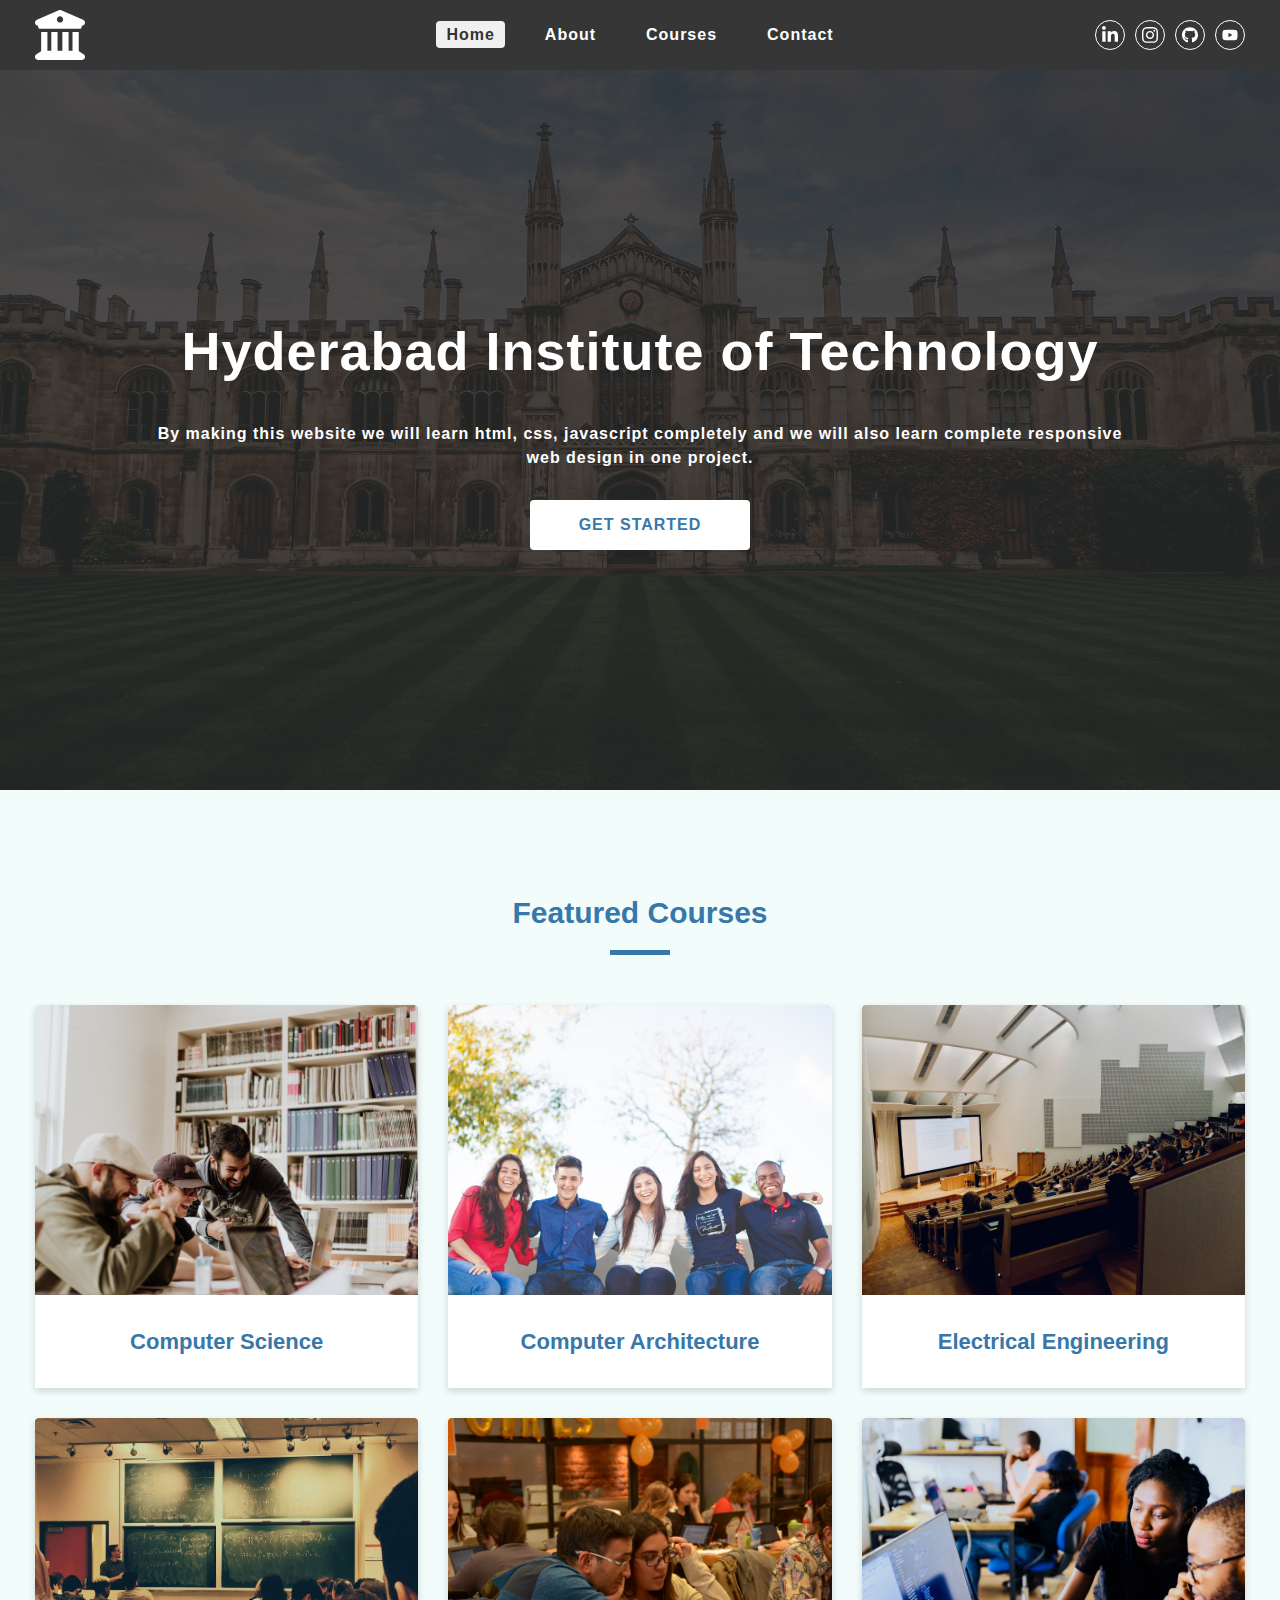
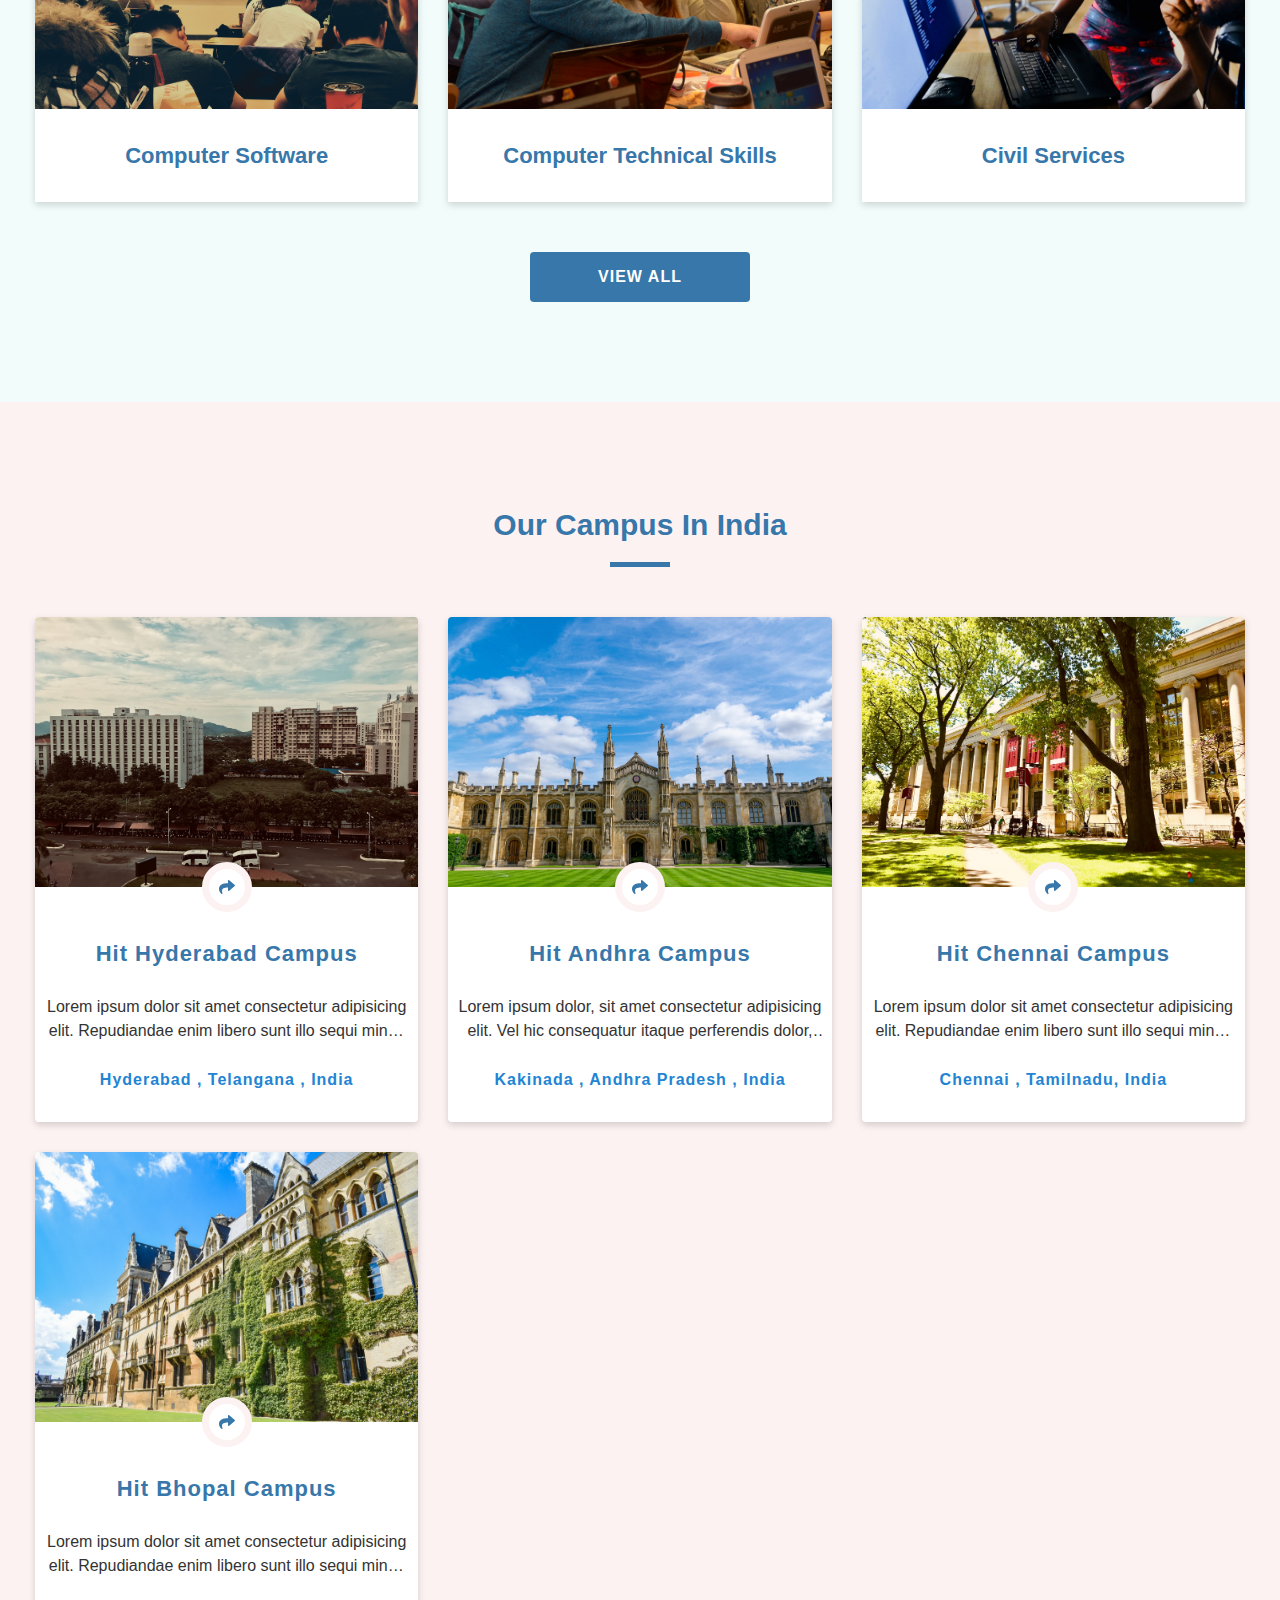
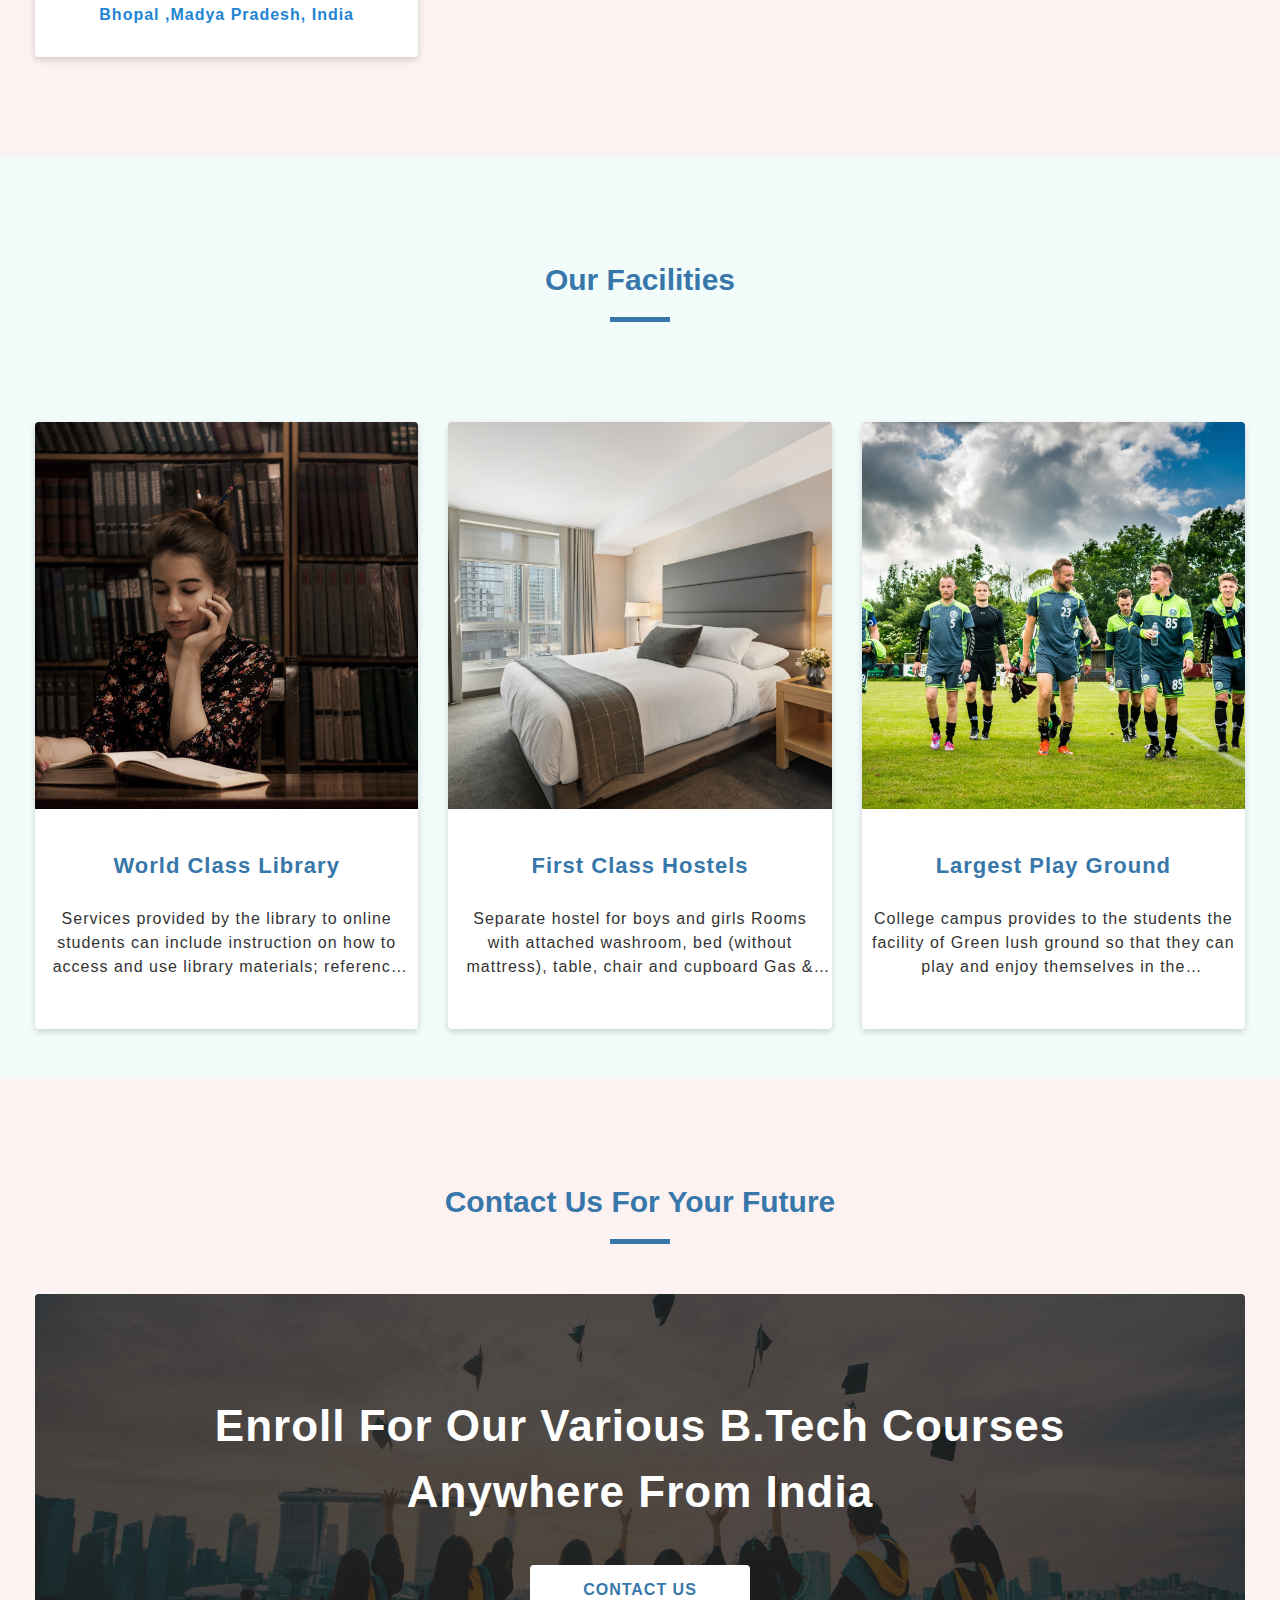
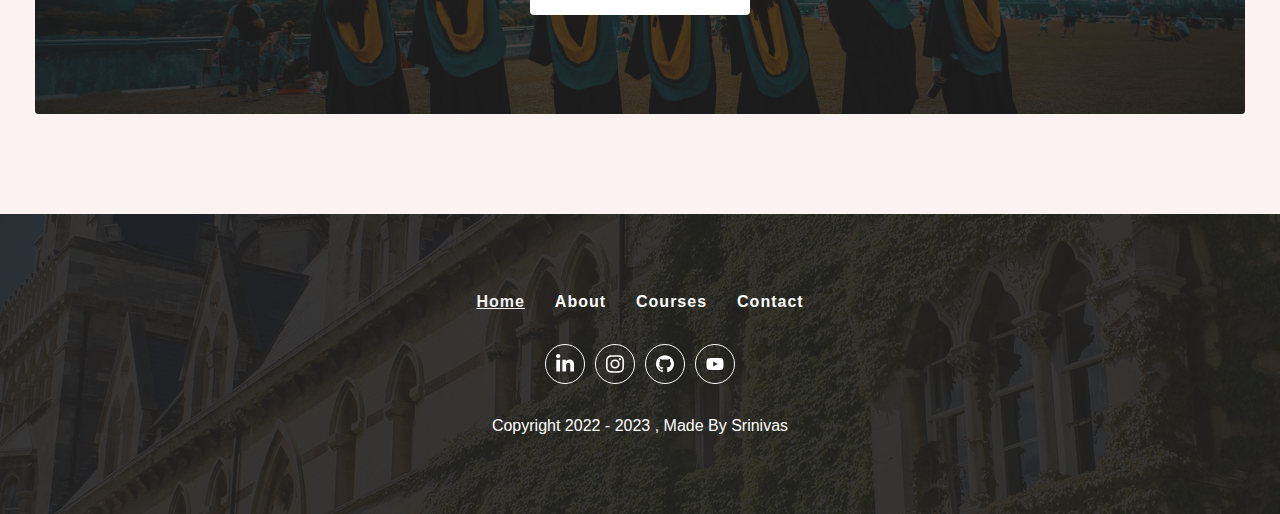
<file: index.html>
<!DOCTYPE html>
<html lang="en">
  <head>
    <meta charset="UTF-8" />
    <meta http-equiv="X-UA-Compatible" content="IE=edge" />
    <meta name="viewport" content="width=device-width, initial-scale=1.0" />
    <title>Srinivas | Hyderabad Institute of Technology</title>
    <link rel="stylesheet" href="./css/style.css " />
    <link rel="stylesheet" href="./css/navbar.css" />
    <link rel="stylesheet" href="./css/common.css" />
    <link rel="stylesheet" href="./css/sidebar.css" />
    <link rel="stylesheet" href="./css/footer.css" />
    <link rel="stylesheet" href="./css/home.css" />

    <link
      rel="shortcut icon"
      href="./icons/university.svg"
      type="image/x-icon"
    />
  </head>
  <body>
    <!-- Nav Section Started -->
    <nav class="nav-container">
      <div class="nav-center wrapper">
        <div class="logo-section">
          <a href="./index.html">
            <img
              src="./icons/university.svg"
              alt="university logo "
              class="logo"
            />
          </a>
        </div>

        <div class="hamburger">
          <img src="./icons/bars.svg" alt="sidebar option bar" />
        </div>

        <div class="nav-links-main">
          <ul class="nav-links">
            <li><a href="./" class="nav-link active">Home</a></li>
            <li><a href="./about.html" class="nav-link">about</a></li>
            <li><a href="./courses.html" class="nav-link">courses</a></li>
            <li><a href="./contact.html" class="nav-link">contact</a></li>
          </ul>
        </div>

        <div class="nav-social-links-main">
          <ul class="nav-social-links">
            <li class="nav-social-link">
              <a
                href="https://www.linkedin.com/in/srinivas-penke/"
                target="_blank"
              >
                <img src="./icons/linkedin.svg" alt="linkedin" />
              </a>
            </li>
            <li class="nav-social-link">
              <a href="#">
                <img src="./icons/instagram.svg" alt="instagram" />
              </a>
            </li>
            <li class="nav-social-link">
              <a href="https://github.com/srinivasupenke">
                <img src="./icons/github.svg" alt="github" />
              </a>
            </li>
            <li class="nav-social-link">
              <a href="#">
                <img src="./icons/youtube.svg" alt="youtube" />
              </a>
            </li>
          </ul>
        </div>
      </div>
    </nav>

    <!-- Nav Section Ended  -->

    <!-- sidebar section started -->
    <aside class="sidebar-container">
      <div class="sidebar-center wrapper">
        <div class="side-header">
          <div class="logo-section">
            <a href="./"
              ><img src="./icons/university.svg" alt="sidebar logo"
            /></a>
          </div>
          <div class="close-button">
            <img src="./icons/close.svg" alt="sidebar close button" />
          </div>
        </div>

        <div class="sidebar-content paddingTopMobile-fifty">
          <div class="sidebar-links-main">
            <ul class="sidebar-links">
              <li><a href="./" class="nav-link active">Home</a></li>
              <li><a href="./about.html" class="nav-link">about</a></li>
              <li><a href="./courses.html" class="nav-link">courses</a></li>
              <li><a href="./contact.html" class="nav-link">contact</a></li>
            </ul>
          </div>
        </div>
      </div>
    </aside>
    <!-- sidebar section  Ended  -->

    <!-- Hero section started -->

    <div class="home-page page-hero-container">
      <div class="page-hero">
        <div class="hero-img-component">
          <div class="img-container">
            <img
              src="./assets/university-banner.jpeg"
              alt="iniversity-section-banner "
            />
          </div>
        </div>
        <div
          class="hero-box paddingTopMobile-thirty paddingBottomMobile-thirty"
        >
          <div class="hero-content text-center wrapper text-container">
            <h1 class="heading">Hyderabad Institute of Technology</h1>
            <p class="desc">
              By making this website we will learn html, css, javascript
              completely and we will also learn complete responsive web design
              in one project.
            </p>
            <div class="button-container">
              <a href="./contact.html" class="home-button button-primary-light">
                Get Started</a
              >
            </div>
          </div>
        </div>
      </div>
    </div>
    <!-- Hero section  Ended -->

    <!-- featured courses start -->

    <div class="featured-courses-container light-blue-background">
      <div class="featured-courses-center wrapper">
        <div
          class="section-title paddingTopDesktop-hundred paddingTopMobile-fifty"
        >
          <h3 class="title">featured courses</h3>
          <div class="underline"></div>
        </div>
        <section
          class="featured-courses paddingTopDesktop-fifty paddingBottomDesktop-fifty paddingBottomMobile-fifty paddingTopMobile-fifty three-column-layout"
        >
          <!-- single courses start -->
          <article class="simgle-course">
            <div class="img-container">
              <img src="./assets/course-1.jpeg" alt="course one" />
            </div>
            <div class="course-title">
              <p>Computer science</p>
            </div>
          </article>
          <!-- single cpurses end -->
          <!-- single cpurses start -->
          <article class="simgle-course">
            <div class="img-container">
              <img src="./assets/course-2.jpeg" alt="course one" />
            </div>
            <div class="course-title">
              <p>computer architecture</p>
            </div>
          </article>
          <!-- single cpurses end -->
          <!-- single cpurses start -->
          <article class="simgle-course">
            <div class="img-container">
              <img src="./assets/course-3.jpeg" alt="course one" />
            </div>
            <div class="course-title">
              <p>electrical engineering</p>
            </div>
          </article>
          <!-- single cpurses end -->
          <!-- single cpurses start -->
          <article class="simgle-course">
            <div class="img-container">
              <img src="./assets/course-4.jpeg" alt="course one" />
            </div>
            <div class="course-title">
              <p>Computer software</p>
            </div>
          </article>
          <!-- single cpurses end -->
          <!-- single cpurses start -->
          <article class="simgle-course">
            <div class="img-container">
              <img src="./assets/course-5.jpeg" alt="course one" />
            </div>
            <div class="course-title">
              <p>Computer technical skills</p>
            </div>
          </article>
          <!-- single cpurses end -->
          <!-- single cpurses start -->
          <article class="simgle-course">
            <div class="img-container">
              <img src="./assets/course-6.jpeg" alt="course one" />
            </div>
            <div class="course-title">
              <p>civil services</p>
            </div>
          </article>
          <!-- single cpurses end -->
        </section>
        <div
          class="paddingBottomMobile-fifty paddingBottomDesktop-hundred text-center"
        >
          <a href="./courses.html" class="button-primary-dark"> View all</a>
        </div>
      </div>
    </div>

    <!-- featured courses end -->

    <!-- our campuses start -->

    <div class="our-campuses-container light-pink-background">
      <div class="our-campuses-center wrapper">
        <div
          class="section-title paddingTopDesktop-hundred paddingTopMobile-fifty"
        >
          <h3 class="title">our campus in india</h3>
          <div class="underline"></div>
        </div>
        <section
          class="our-campuses paddingTopDesktop-fifty paddingTopMobile-fifty paddingBottomDesktop-hundred paddingBottomMobile-fifty three-column-layout"
        >
          <!-- single campus start -->

          <div class="each-campus">
            <div class="img-container">
              <img src="./assets/campus-1.jpeg" alt="campus one" />
              <a href="#" class="share-icon-campus">
                <img src="./icons/share.svg" alt="share icon" />
              </a>
            </div>
            <div class="campus-info text-center">
              <h2 class="campus-title">Hit Hyderabad campus</h2>
              <p class="desc">
                Lorem ipsum dolor sit amet consectetur adipisicing elit.
                Repudiandae enim libero sunt illo sequi minus nesciunt. Natus
                hic rerum in.
              </p>
              <h4 class="address">Hyderabad , Telangana , India</h4>
            </div>
          </div>
          <!-- single campus end -->

          <!-- single campus start -->

          <div class="each-campus">
            <div class="img-container">
              <img src="./assets/campus-2.jpeg" alt="campus one" />
              <a href="#" class="share-icon-campus">
                <img src="./icons/share.svg" alt="share icon" />
              </a>
            </div>
            <div class="campus-info text-center">
              <h2 class="campus-title">hit andhra campus</h2>
              <p class="desc">
                Lorem ipsum dolor, sit amet consectetur adipisicing elit. Vel
                hic consequatur itaque perferendis dolor, facilis, recusandae
                obcaecati non cupiditate vero magni quasi magnam, ut culpa.
                Quas, possimus quam? Deserunt, repellat!
              </p>
              <h4 class="address">kakinada , andhra pradesh , India</h4>
            </div>
          </div>
          <!-- single campus end -->

          <!-- single campus start -->

          <div class="each-campus">
            <div class="img-container">
              <img src="./assets/campus-3.jpeg" alt="campus one" />
              <a href="#" class="share-icon-campus">
                <img src="./icons/share.svg" alt="share icon" />
              </a>
            </div>
            <div class="campus-info text-center">
              <h2 class="campus-title">hit chennai campus</h2>
              <p class="desc">
                Lorem ipsum dolor sit amet consectetur adipisicing elit.
                Repudiandae enim libero sunt illo sequi minus nesciunt. Natus
                hic rerum in.
              </p>
              <h4 class="address">chennai , tamilnadu, India</h4>
            </div>
          </div>
          <!-- single campus end -->

          <!-- single campus start -->

          <div class="each-campus">
            <div class="img-container">
              <img src="./assets/campus-4.jpeg" alt="campus one" />
              <a href="#" class="share-icon-campus">
                <img src="./icons/share.svg" alt="share icon" />
              </a>
            </div>
            <div class="campus-info text-center">
              <h2 class="campus-title">hit bhopal campus</h2>
              <p class="desc">
                Lorem ipsum dolor sit amet consectetur adipisicing elit.
                Repudiandae enim libero sunt illo sequi minus nesciunt. Natus
                hic rerum in.
              </p>
              <h4 class="address">bhopal ,madya pradesh, India</h4>
            </div>
          </div>
          <!-- single campus end -->
        </section>
      </div>
    </div>
    <!-- our campuses end -->

    <!-- facitliies section start -->

    <div class="our-facilities-container light-blue-background">
      <div class="our-facilities-center wrapper">
        <div
          class="section-title paddingTopDesktop-hundred paddingTopMobile-fifty"
        >
          <h3 class="title">our facilities</h3>
          <div class="underline"></div>
        </div>
        <section
          class="our-facilities paddingTopDesktop-hundred paddingBottomDesktop-fifty paddingTopMobile-fifty paddingBottomMobile-fifty three-column-layout"
        >
          <!-- single facility start -->
          <article class="each-facility">
            <div class="img-container">
              <img src="./assets/facility-1.jpeg" alt="facitliies one" />
            </div>
            <div
              class="facility-info paddingTopMobile-thirty paddingBottomMobile-thirty paddingTopDesktop-fourty paddingBottomDesktop-fifty text-center"
            >
              <h3 class="facility-title">world class library</h3>
              <p class="facility-desc">
                Services provided by the library to online students can include
                instruction on how to access and use library materials;
                reference services to provide quick and in-depth answers to
                student questions; and materials delivery services that provide
                students with access to library materials online or items
                delivered to..
              </p>
            </div>
          </article>
          <!-- single facility end -->
          <!-- single facility start -->
          <article class="each-facility">
            <div class="img-container">
              <img src="./assets/facility-2.jpeg" alt="facitliies one" />
            </div>
            <div
              class="facility-info paddingTopMobile-thirty paddingBottomMobile-thirty paddingTopDesktop-fourty paddingBottomDesktop-fifty text-center"
            >
              <h3 class="facility-title">First class hostels</h3>
              <p class="facility-desc">
                Separate hostel for boys and girls Rooms with attached washroom,
                bed (without mattress), table, chair and cupboard Gas &
                Steam-based hygienic food preparation Cleanliness and Safety
                Laundry Stationery shop Air cooler / Air Conditioner facility in
                each room (as opted). Arrangement for power supply through
                dedicated 24 hours hotlines.
              </p>
            </div>
          </article>
          <!-- single facility end -->
          <!-- single facility start -->
          <article class="each-facility">
            <div class="img-container">
              <img src="./assets/facility-3.jpeg" alt="facitliies one" />
            </div>
            <div
              class="facility-info paddingTopMobile-thirty paddingBottomMobile-thirty paddingTopDesktop-fourty paddingBottomDesktop-fifty text-center"
            >
              <h3 class="facility-title">largest play ground</h3>
              <p class="facility-desc">
                College campus provides to the students the facility of Green
                lush ground so that they can play and enjoy themselves in the
                ground.There are various outdoor and indoor sports
                facilities.The playground is used by students to play outdoor
                games like kho-kho,volleyball,football etc.A playground on the
                campus is enjoyed by students seeking quick,convenient
                opportunities for some physical activity to balance their busy
                academic lives.They also engage in their fitness programmes with
                their friends.
              </p>
            </div>
          </article>
          <!-- single facility end -->
        </section>
      </div>
    </div>
    <!-- facilities section end -->

    <!-- contact promotion section start -->

    <div
      class="constact-promotion-container light-pink-background paddingTopMobile-fifty"
    >
      <div class="contact-promotion-center wrapper">
        <div
          class="section-title paddingTopDesktop-hundred paddingTopMobile-fifty"
        >
          <h3 class="title">Contact us for your future</h3>
          <div class="underline"></div>
        </div>
        <section
          class="contact-promotion paddingTopDesktop-fifty paddingTopMobile-fifty paddingBottomDesktop-hundred paddingBottomMobile-fifty"
        >
          <div class="contact-promo-img">
            <img
              src="./assets/contact-promotion.jpeg"
              alt="contact promotion image"
            />
            <div class="contact-info-container text-center text-container">
              <h2 class="contact-heading">
                enroll for our various b.tech courses anywhere from india
              </h2>
              <a href="./contact.html" class="button-primary-light">
                contact us
              </a>
            </div>
          </div>
        </section>
      </div>
    </div>

    <!-- contact promotion section end -->

    <!-- footer section started -->

    <footer class="footer-container">
      <div class="footer-center wrapper">
        <div class="footer-links-main">
          <ul class="footer-links">
            <li><a href="./" class="footer-link active">home</a></li>
            <li><a href="./about.html" class="footer-link">about</a></li>
            <li><a href="./courses.html" class="footer-link">courses</a></li>
            <li><a href="./contact.html" class="footer-link">contact</a></li>
          </ul>
        </div>

        <div class="social-links-main">
          <ul class="social-links">
            <li class="social-link">
              <a
                href="https://www.linkedin.com/in/srinivas-penke/"
                target="_blank"
                ><img src="./icons/linkedin.svg" alt="linkedin"
              /></a>
            </li>
            <li class="social-link">
              <a href="#"
                ><img src="./icons/instagram.svg" alt="instagram"
              /></a>
            </li>
            <li class="social-link">
              <a href="https://github.com/srinu1422"
                ><img src="./icons/github.svg" alt="github"
              /></a>
            </li>
            <li class="social-link">
              <a href="#"><img src="./icons/youtube.svg" alt="youtube" /></a>
            </li>
          </ul>
        </div>

        <div class="footer-copyright">
          <p>
            copyright 2022 - <span class="copyright-date">2023 </span>, made by
            srinivas
          </p>
        </div>
      </div>
    </footer>

    <!-- footer section Ended -->
    <script src="./js/app.js"></script>
  </body>
</html>
</file>
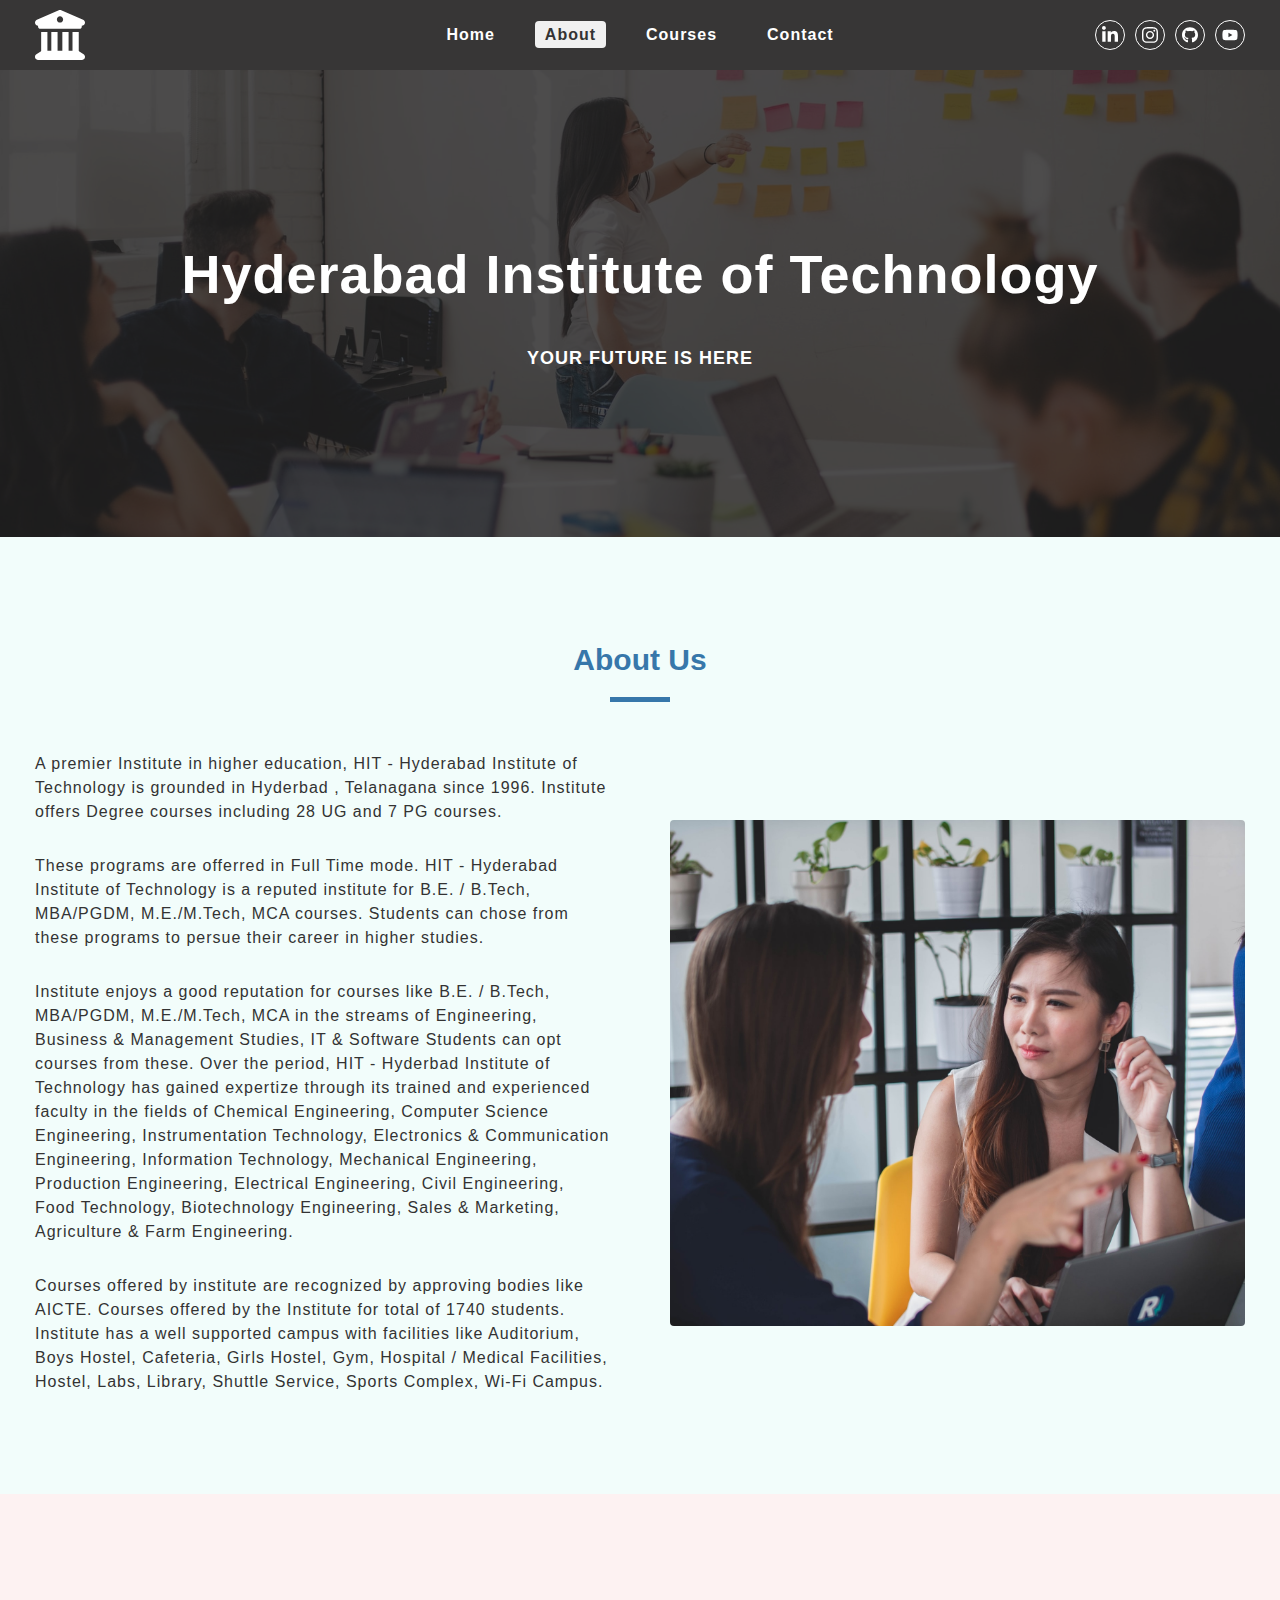
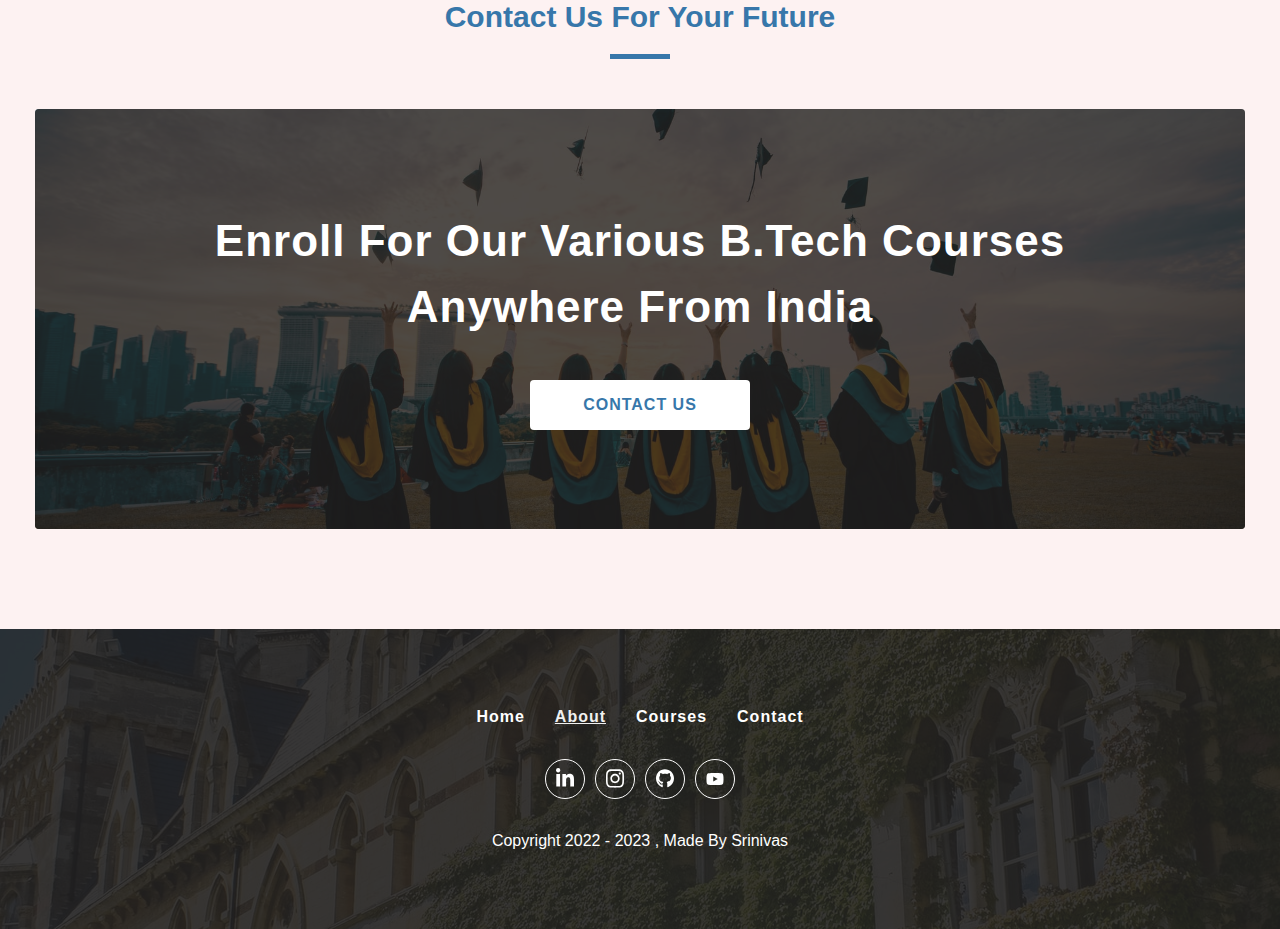
<file: about.html>
<!DOCTYPE html>
<html lang="en">
  <head>
    <meta charset="UTF-8" />
    <meta http-equiv="X-UA-Compatible" content="IE=edge" />
    <meta name="viewport" content="width=device-width, initial-scale=1.0" />
    <title>Srinivas | About Hyderabad Institute of Technology</title>
    <link rel="stylesheet" href="./css/style.css " />
    <link rel="stylesheet" href="./css/navbar.css" />
    <link rel="stylesheet" href="./css/common.css" />
    <link rel="stylesheet" href="./css/sidebar.css" />
    <link rel="stylesheet" href="./css/footer.css" />
    <link rel="stylesheet" href="./css/single-featured.css" />

    <link
      rel="shortcut icon"
      href="./icons/university.svg"
      type="image/x-icon"
    />
  </head>
  <body>
    <!-- Nav Section Started -->
    <nav class="nav-container">
      <div class="nav-center wrapper">
        <div class="logo-section">
          <a href="./index.html">
            <img
              src="./icons/university.svg"
              alt="university logo "
              class="logo"
            />
          </a>
        </div>

        <div class="hamburger">
          <img src="./icons/bars.svg" alt="sidebar option bar" />
        </div>

        <div class="nav-links-main">
          <ul class="nav-links">
            <li><a href="./" class="nav-link">Home</a></li>
            <li><a href="./about.html" class="nav-link active">about</a></li>
            <li><a href="./courses.html" class="nav-link">courses</a></li>
            <li><a href="./contact.html" class="nav-link">contact</a></li>
          </ul>
        </div>

        <div class="nav-social-links-main">
          <ul class="nav-social-links">
            <li class="nav-social-link">
              <a
                href="https://www.linkedin.com/in/srinivas-penke/"
                target="_blank"
              >
                <img src="./icons/linkedin.svg" alt="linkedin" />
              </a>
            </li>
            <li class="nav-social-link">
              <a href="#">
                <img src="./icons/instagram.svg" alt="instagram" />
              </a>
            </li>
            <li class="nav-social-link">
              <a href="https://github.com/srinu1422">
                <img src="./icons/github.svg" alt="github" />
              </a>
            </li>
            <li class="nav-social-link">
              <a href="#">
                <img src="./icons/youtube.svg" alt="youtube" />
              </a>
            </li>
          </ul>
        </div>
      </div>
    </nav>

    <!-- Nav Section Ended  -->

    <!-- sidebar section started -->
    <aside class="sidebar-container">
      <div class="sidebar-center wrapper">
        <div class="side-header">
          <div class="logo-section">
            <a href="./"
              ><img src="./icons/university.svg" alt="sidebar logo"
            /></a>
          </div>
          <div class="close-button">
            <img src="./icons/close.svg" alt="sidebar close button" />
          </div>
        </div>

        <div class="sidebar-content paddingTopMobile-fifty">
          <div class="sidebar-links-main">
            <ul class="sidebar-links">
              <li><a href="./" class="nav-link">Home</a></li>
              <li><a href="./about.html" class="nav-link active">about</a></li>
              <li><a href="./courses.html" class="nav-link">courses</a></li>
              <li><a href="./contact.html" class="nav-link">contact</a></li>
            </ul>
          </div>
        </div>
      </div>
    </aside>
    <!-- sidebar section  Ended  -->

    <!-- Hero section started -->

    <div class="page-hero-container">
      <div class="page-hero">
        <div class="hero-img-component">
          <div class="img-container">
            <img
              src="./assets/about-banner.jpeg"
              alt="iniversity-section-banner "
            />
          </div>
        </div>
        <div
          class="hero-box paddingBottomMobile-thirty paddingTopMobile-thirty"
        >
          <div class="hero-content text-center wrapper text-container">
            <h1 class="heading">Hyderabad Institute of Technology</h1>
            <div class="small-heading">Your future is here</div>
          </div>
        </div>
      </div>
    </div>
    <!-- Hero section  Ended -->

    <!-- single fetured container start -->

    <div
      class="single-featured-container light-blue-background reverse-content"
    >
      <div class="single-featured-center wrapper">
        <div
          class="section-title paddingTopDesktop-hundred paddingTopMobile-fifty"
        >
          <h3 class="title">about us</h3>
          <div class="underline"></div>
        </div>
        <div
          class="single-featured paddingTopDesktop-fifty paddingBottomDesktop-hundred paddingTopMobile-fifty paddingBottomMobile-fifty"
        >
          <div
            class="image-component single-featured-image paddingBottomMobile-fifty"
          >
            <img src="./assets/about-section.jpeg" alt="about section image" />
          </div>
          <div class="single-featured-text-component">
            <div class="featured-center">
              <div class="about-info">
                <p>
                  A premier Institute in higher education, HIT - Hyderabad
                  Institute of Technology is grounded in Hyderbad , Telanagana
                  since 1996. Institute offers Degree courses including 28 UG
                  and 7 PG courses.
                </p>
                <p>
                  These programs are offerred in Full Time mode. HIT - Hyderabad
                  Institute of Technology is a reputed institute for B.E. /
                  B.Tech, MBA/PGDM, M.E./M.Tech, MCA courses. Students can chose
                  from these programs to persue their career in higher studies.
                </p>
                <p>
                  Institute enjoys a good reputation for courses like B.E. /
                  B.Tech, MBA/PGDM, M.E./M.Tech, MCA in the streams of
                  Engineering, Business & Management Studies, IT & Software
                  Students can opt courses from these. Over the period, HIT -
                  Hyderbad Institute of Technology has gained expertize through
                  its trained and experienced faculty in the fields of Chemical
                  Engineering, Computer Science Engineering, Instrumentation
                  Technology, Electronics & Communication Engineering,
                  Information Technology, Mechanical Engineering, Production
                  Engineering, Electrical Engineering, Civil Engineering, Food
                  Technology, Biotechnology Engineering, Sales & Marketing,
                  Agriculture & Farm Engineering.
                </p>
                <p>
                  Courses offered by institute are recognized by approving
                  bodies like AICTE. Courses offered by the Institute for total
                  of 1740 students. Institute has a well supported campus with
                  facilities like Auditorium, Boys Hostel, Cafeteria, Girls
                  Hostel, Gym, Hospital / Medical Facilities, Hostel, Labs,
                  Library, Shuttle Service, Sports Complex, Wi-Fi Campus.
                </p>
              </div>
            </div>
          </div>
        </div>
      </div>
    </div>
    <!-- single fetured container end -->

    <!-- contact promotion section start -->

    <div
      class="constact-promotion-container light-pink-background paddingTopMobile-fifty"
    >
      <div class="contact-promotion-center wrapper">
        <div
          class="section-title paddingTopDesktop-hundred paddingTopMobile-fifty"
        >
          <h3 class="title">Contact us for your future</h3>
          <div class="underline"></div>
        </div>
        <section
          class="contact-promotion paddingTopDesktop-fifty paddingTopMobile-fifty paddingBottomDesktop-hundred paddingBottomMobile-fifty"
        >
          <div class="contact-promo-img">
            <img
              src="./assets/contact-promotion.jpeg"
              alt="contact promotion image"
            />
            <div class="contact-info-container text-center text-container">
              <h2 class="contact-heading">
                enroll for our various b.tech courses anywhere from india
              </h2>
              <a href="./contact.html" class="button-primary-light">
                contact us
              </a>
            </div>
          </div>
        </section>
      </div>
    </div>

    <!-- contact promotion section end -->

    <!-- footer section started -->

    <footer class="footer-container">
      <div class="footer-center wrapper">
        <div class="footer-links-main">
          <ul class="footer-links">
            <li><a href="./" class="footer-link">home</a></li>
            <li><a href="./about.html" class="footer-link active">about</a></li>
            <li><a href="./courses.html" class="footer-link">courses</a></li>
            <li><a href="./contact.html" class="footer-link">contact</a></li>
          </ul>
        </div>

        <div class="social-links-main">
          <ul class="social-links">
            <li class="social-link">
              <a
                href="https://www.linkedin.com/in/srinivas-penke/"
                target="_blank"
                ><img src="./icons/linkedin.svg" alt="linkedin"
              /></a>
            </li>
            <li class="social-link">
              <a href="#"
                ><img src="./icons/instagram.svg" alt="instagram"
              /></a>
            </li>
            <li class="social-link">
              <a href="https://github.com/srinu1422"
                ><img src="./icons/github.svg" alt="github"
              /></a>
            </li>
            <li class="social-link">
              <a href="#"><img src="./icons/youtube.svg" alt="youtube" /></a>
            </li>
          </ul>
        </div>

        <div class="footer-copyright">
          <p>
            copyright 2022 - <span class="copyright-date">2023 </span>, made by
            srinivas
          </p>
        </div>
      </div>
    </footer>

    <!-- footer section Ended -->

    <!-- footer section Ended -->
    <script src="./js/app.js"></script>
  </body>
</html>
</file>
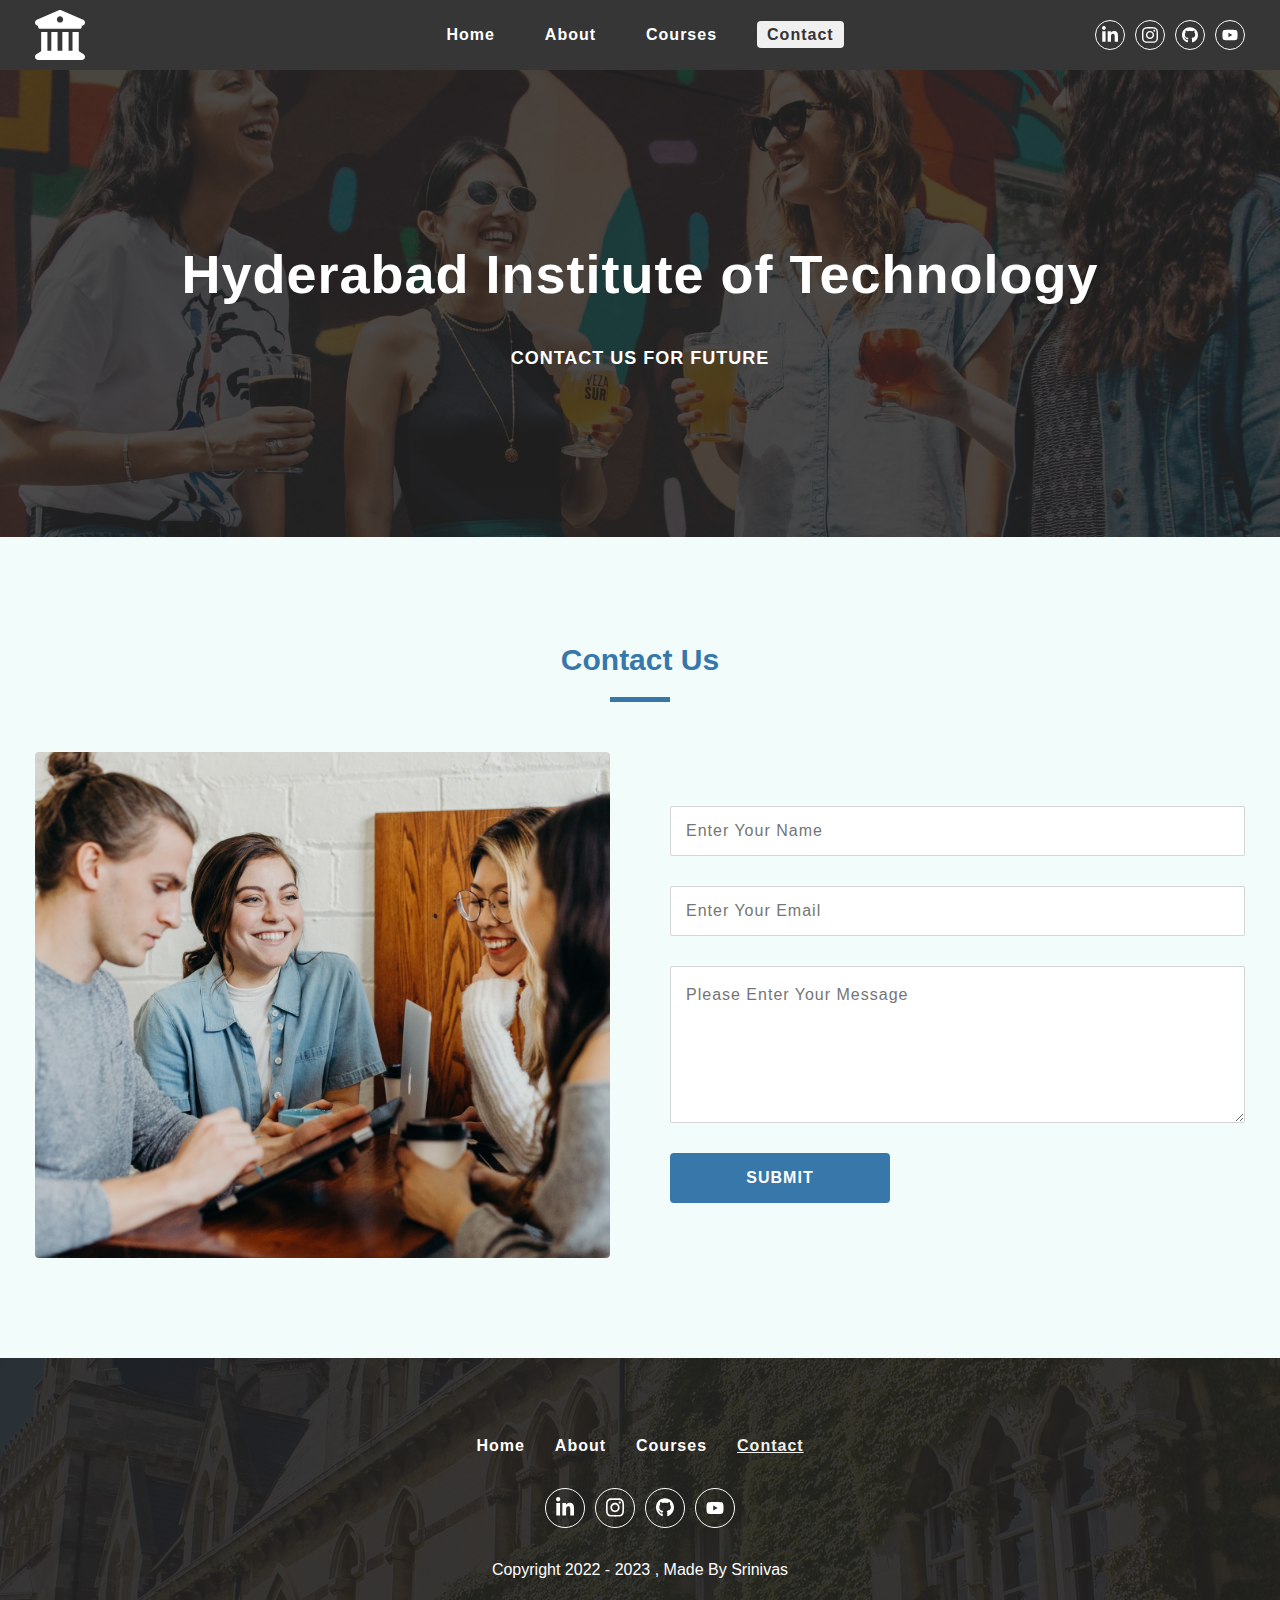
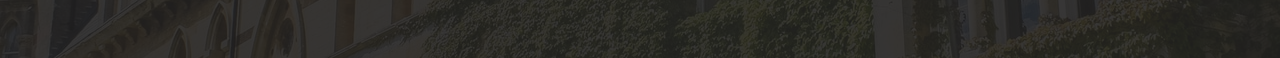
<file: contact.html>
<!DOCTYPE html>
<html lang="en">
  <head>
    <meta charset="UTF-8" />
    <meta http-equiv="X-UA-Compatible" content="IE=edge" />
    <meta name="viewport" content="width=device-width, initial-scale=1.0" />
    <title>Srinivas | Contact Hyderabad Institute of Technology</title>
    <link rel="stylesheet" href="./css/style.css " />
    <link rel="stylesheet" href="./css/navbar.css" />
    <link rel="stylesheet" href="./css/common.css" />
    <link rel="stylesheet" href="./css/sidebar.css" />
    <link rel="stylesheet" href="./css/footer.css" />
    <link rel="stylesheet" href="./css/single-featured.css" />

    <link
      rel="shortcut icon"
      href="./icons/university.svg"
      type="image/x-icon"
    />
  </head>
  <body>
    <!-- Nav Section Started -->
    <nav class="nav-container">
      <div class="nav-center wrapper">
        <div class="logo-section">
          <a href="./index.html">
            <img
              src="./icons/university.svg"
              alt="university logo "
              class="logo"
            />
          </a>
        </div>

        <div class="hamburger">
          <img src="./icons/bars.svg" alt="sidebar option bar" />
        </div>

        <div class="nav-links-main">
          <ul class="nav-links">
            <li><a href="./" class="nav-link">Home</a></li>
            <li><a href="./about.html" class="nav-link">about</a></li>
            <li><a href="./courses.html" class="nav-link">courses</a></li>
            <li>
              <a href="./contact.html" class="nav-link active">contact</a>
            </li>
          </ul>
        </div>

        <div class="nav-social-links-main">
          <ul class="nav-social-links">
            <li class="nav-social-link">
              <a
                href="https://www.linkedin.com/in/srinivas-penke/"
                target="_blank"
              >
                <img src="./icons/linkedin.svg" alt="linkedin" />
              </a>
            </li>
            <li class="nav-social-link">
              <a href="#">
                <img src="./icons/instagram.svg" alt="instagram" />
              </a>
            </li>
            <li class="nav-social-link">
              <a href="https://github.com/srinu1422">
                <img src="./icons/github.svg" alt="github" />
              </a>
            </li>
            <li class="nav-social-link">
              <a href="#">
                <img src="./icons/youtube.svg" alt="youtube" />
              </a>
            </li>
          </ul>
        </div>
      </div>
    </nav>

    <!-- Nav Section Ended  -->

    <!-- sidebar section started -->
    <aside class="sidebar-container">
      <div class="sidebar-center wrapper">
        <div class="side-header">
          <div class="logo-section">
            <a href="./"
              ><img src="./icons/university.svg" alt="sidebar logo"
            /></a>
          </div>
          <div class="close-button">
            <img src="./icons/close.svg" alt="sidebar close button" />
          </div>
        </div>

        <div class="sidebar-content paddingTopMobile-fifty">
          <div class="sidebar-links-main">
            <ul class="sidebar-links">
              <li><a href="./" class="nav-link">Home</a></li>
              <li><a href="./about.html" class="nav-link">about</a></li>
              <li><a href="./courses.html" class="nav-link">courses</a></li>
              <li>
                <a href="./contact.html" class="nav-link active">contact</a>
              </li>
            </ul>
          </div>
        </div>
      </div>
    </aside>
    <!-- sidebar section  Ended  -->

    <!-- Hero section started -->

    <div class="page-hero-container">
      <div class="page-hero">
        <div class="hero-img-component">
          <div class="img-container">
            <img
              src="./assets/contact-banner.jpeg"
              alt="iniversity-section-banner "
            />
          </div>
        </div>
        <div
          class="hero-box paddingTopMobile-thirty paddingBottomMobile-thirty"
        >
          <div class="hero-content text-center wrapper text-container">
            <h1 class="heading">Hyderabad Institute of Technology</h1>
            <div class="small-heading">Contact Us For Future</div>
          </div>
        </div>
      </div>
    </div>
    <!-- Hero section  Ended -->

    <!-- single featured component start -->

    <div class="single-featured-container light-blue-background">
      <div class="single-featured-center wrapper">
        <div
          class="section-title paddingTopDesktop-hundred paddingTopMobile-fifty"
        >
          <h3 class="title">contact us</h3>
          <div class="underline"></div>
        </div>
        <div
          class="single-featured paddingTopDesktop-fifty paddingBottomDesktop-hundred paddingTopMobile-fifty paddingBottomMobile-fifty"
        >
          <div
            class="image-component single-featured-image paddingBottomMobile-fifty"
          >
            <img
              src="./assets/contact-section.jpeg"
              alt="contact section image"
            />
          </div>
          <div class="single-featured-text-component">
            <div class="featured-center">
              <div class="about-info">
                <div class="contact-us-form">
                  <input
                    type="text"
                    name="name"
                    id="name"
                    placeholder="Enter your name"
                    class="primary-input full-width-mobile full-width-desktop"
                  />
                  <input
                    type="email"
                    name="name"
                    id="name"
                    placeholder="Enter your email"
                    class="primary-input full-width-mobile full-width-desktop"
                  />
                  <textarea
                    name="message"
                    id="message"
                    cols="30"
                    rows="5"
                    class="primary-textarea full-width-mobile full-width-desktop"
                    placeholder="please enter your message"
                  ></textarea>
                  <a href="" class="button-primary-dark full-width-mobile">
                    Submit</a
                  >
                </div>
              </div>
            </div>
          </div>
        </div>
      </div>
    </div>
    <!-- single featured component end -->

    <!-- footer section started -->

    <footer class="footer-container">
      <div class="footer-center wrapper">
        <div class="footer-links-main">
          <ul class="footer-links">
            <li><a href="./" class="footer-link">home</a></li>
            <li><a href="./about.html" class="footer-link">about</a></li>
            <li><a href="./courses.html" class="footer-link">courses</a></li>
            <li>
              <a href="./contact.html" class="footer-link active">contact</a>
            </li>
          </ul>
        </div>

        <div class="social-links-main">
          <ul class="social-links">
            <li class="social-link">
              <a
                href="https://www.linkedin.com/in/srinivas-penke/"
                target="_blank"
                ><img src="./icons/linkedin.svg" alt="linkedin"
              /></a>
            </li>
            <li class="social-link">
              <a href="#"
                ><img src="./icons/instagram.svg" alt="instagram"
              /></a>
            </li>
            <li class="social-link">
              <a href="https://github.com/srinu1422"
                ><img src="./icons/github.svg" alt="github"
              /></a>
            </li>
            <li class="social-link">
              <a href="#"><img src="./icons/youtube.svg" alt="youtube" /></a>
            </li>
          </ul>
        </div>

        <div class="footer-copyright">
          <p>
            copyright 2022 - <span class="copyright-date">2023 </span>, made by
            srinivas
          </p>
        </div>
      </div>
    </footer>

    <!-- footer section Ended -->

    <!-- footer section Ended -->
    <script src="./js/app.js"></script>
  </body>
</html>
</file>
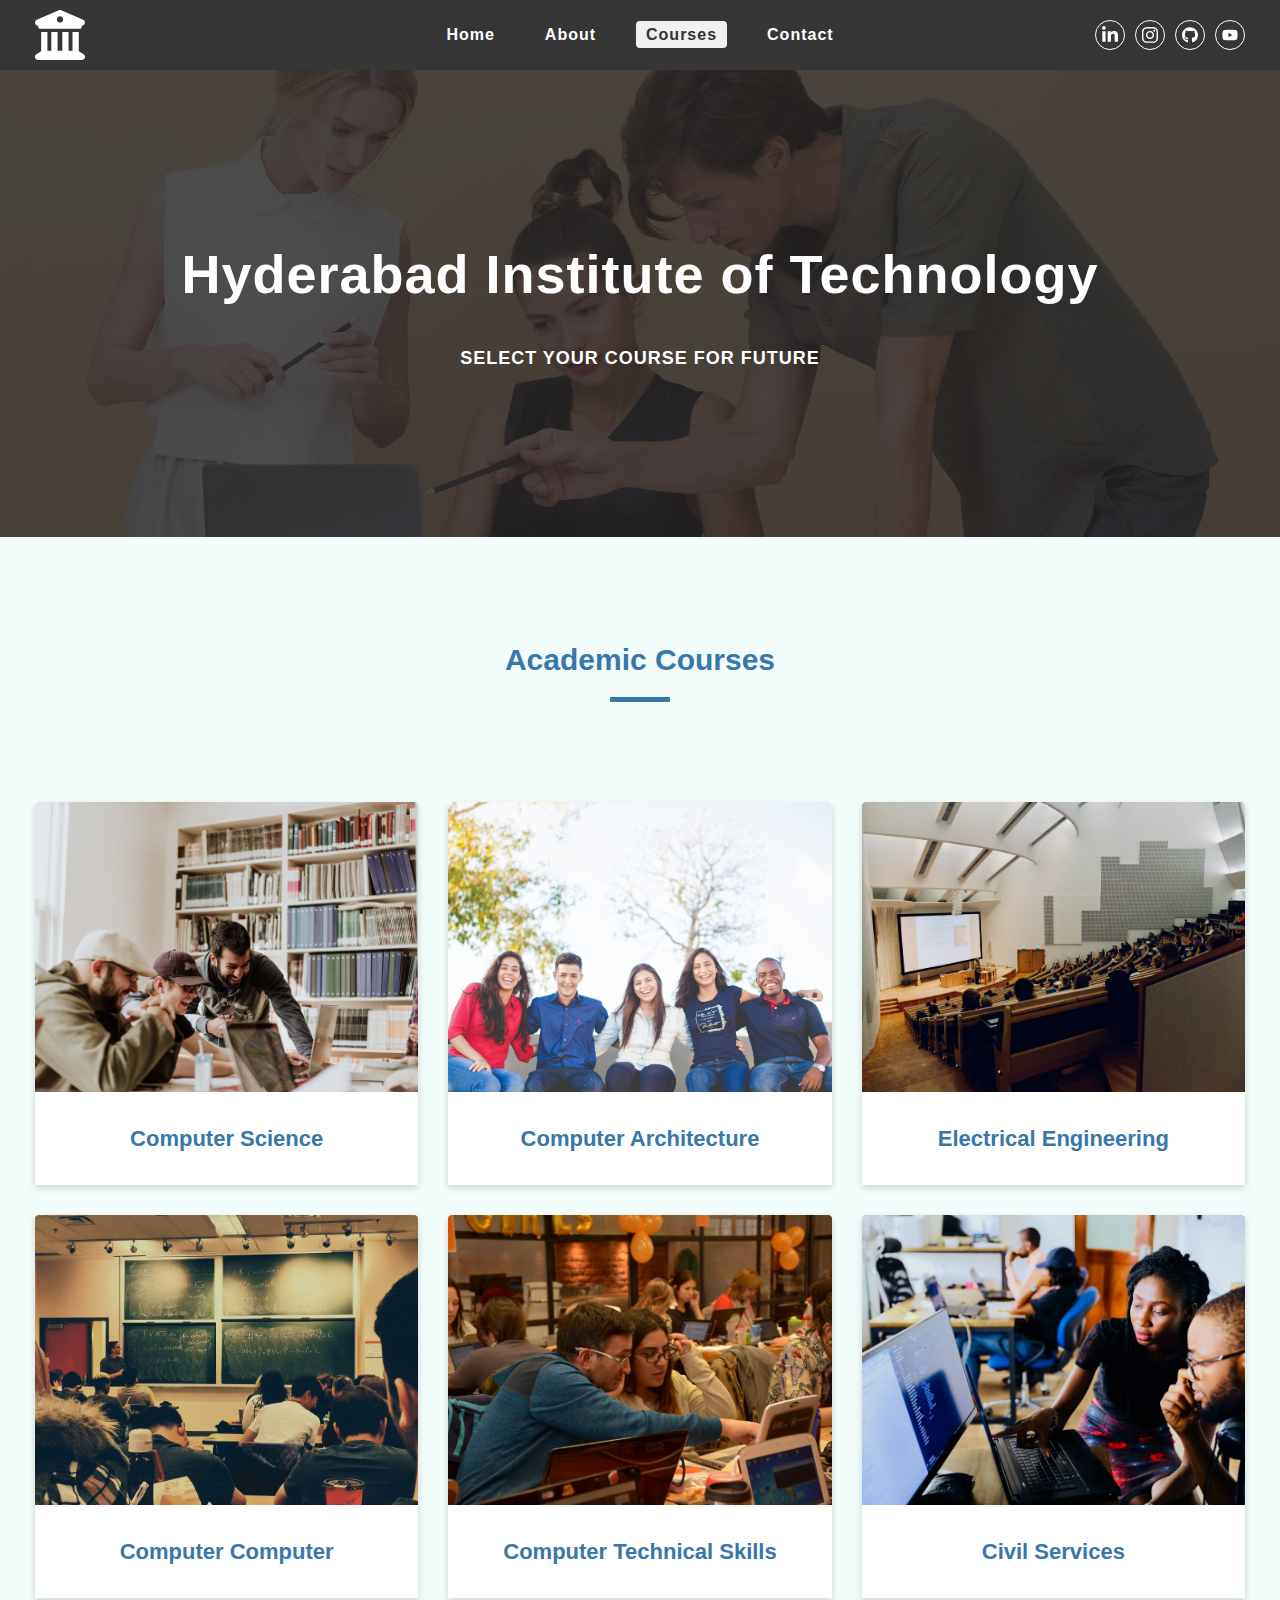
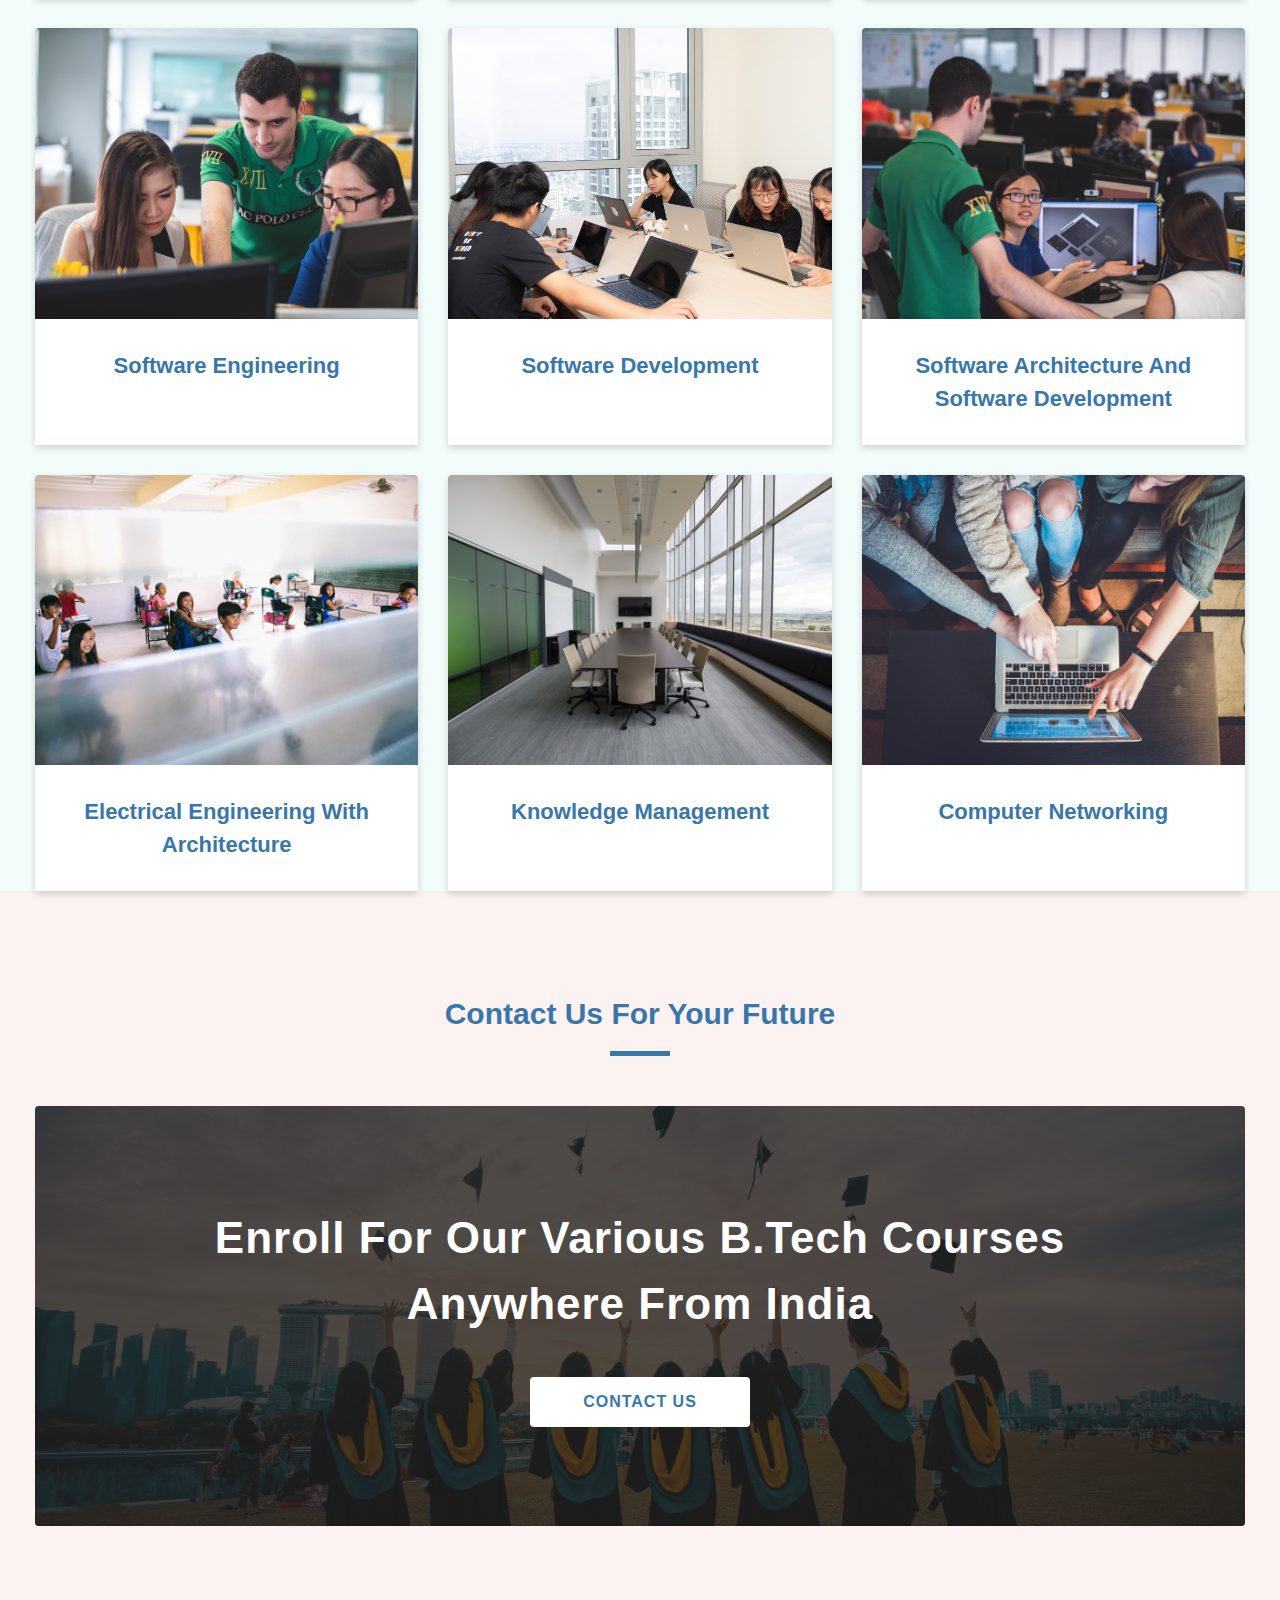
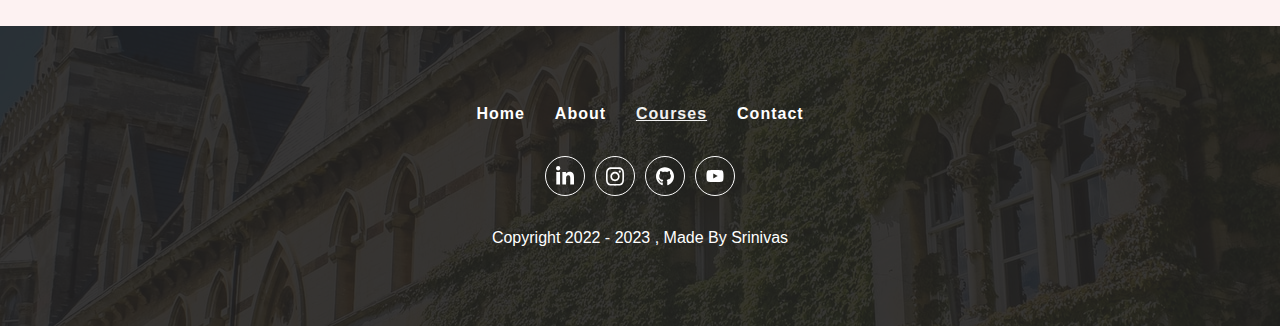
<file: courses.html>
<!DOCTYPE html>
<html lang="en">
  <head>
    <meta charset="UTF-8" />
    <meta http-equiv="X-UA-Compatible" content="IE=edge" />
    <meta name="viewport" content="width=device-width, initial-scale=1.0" />
    <title>Srinivas | Courses Hyderabad Institute of Technology</title>
    <link rel="stylesheet" href="./css/style.css " />
    <link rel="stylesheet" href="./css/navbar.css" />
    <link rel="stylesheet" href="./css/common.css" />
    <link rel="stylesheet" href="./css/sidebar.css" />
    <link rel="stylesheet" href="./css/footer.css" />

    <link
      rel="shortcut icon"
      href="./icons/university.svg"
      type="image/x-icon"
    />
  </head>
  <body>
    <!-- Nav Section Started -->
    <nav class="nav-container">
      <div class="nav-center wrapper">
        <div class="logo-section">
          <a href="./index.html">
            <img
              src="./icons/university.svg"
              alt="university logo "
              class="logo"
            />
          </a>
        </div>

        <div class="hamburger">
          <img src="./icons/bars.svg" alt="sidebar option bar" />
        </div>

        <div class="nav-links-main">
          <ul class="nav-links">
            <li><a href="./" class="nav-link">Home</a></li>
            <li><a href="./about.html" class="nav-link">about</a></li>
            <li>
              <a href="./courses.html" class="nav-link active">courses</a>
            </li>
            <li><a href="./contact.html" class="nav-link">contact</a></li>
          </ul>
        </div>

        <div class="nav-social-links-main">
          <ul class="nav-social-links">
            <li class="nav-social-link">
              <a
                href="https://www.linkedin.com/in/srinivas-penke/"
                target="_blank"
              >
                <img src="./icons/linkedin.svg" alt="linkedin" />
              </a>
            </li>
            <li class="nav-social-link">
              <a href="#">
                <img src="./icons/instagram.svg" alt="instagram" />
              </a>
            </li>
            <li class="nav-social-link">
              <a href="https://github.com/srinu1422">
                <img src="./icons/github.svg" alt="github" />
              </a>
            </li>
            <li class="nav-social-link">
              <a href="#">
                <img src="./icons/youtube.svg" alt="youtube" />
              </a>
            </li>
          </ul>
        </div>
      </div>
    </nav>

    <!-- Nav Section Ended  -->

    <!-- sidebar section started -->
    <aside class="sidebar-container">
      <div class="sidebar-center wrapper">
        <div class="side-header">
          <div class="logo-section">
            <a href="./"
              ><img src="./icons/university.svg" alt="sidebar logo"
            /></a>
          </div>
          <div class="close-button">
            <img src="./icons/close.svg" alt="sidebar close button" />
          </div>
        </div>

        <div class="sidebar-content paddingTopMobile-fifty">
          <div class="sidebar-links-main">
            <ul class="sidebar-links">
              <li><a href="./" class="nav-link">Home</a></li>
              <li><a href="./about.html" class="nav-link">about</a></li>
              <li>
                <a href="./courses.html" class="nav-link active">courses</a>
              </li>
              <li><a href="./contact.html" class="nav-link">contact</a></li>
            </ul>
          </div>
        </div>
      </div>
    </aside>
    <!-- sidebar section  Ended  -->

    <!-- Hero section started -->

    <div class="page-hero-container">
      <div class="page-hero">
        <div class="hero-img-component">
          <div class="img-container">
            <img
              src="./assets/courses-banner.jpeg "
              alt="iniversity-section-banner "
            />
          </div>
        </div>
        <div
          class="hero-box paddingTopMobile-thirty paddingBottomMobile-thirty"
        >
          <div class="hero-content text-center wrapper text-container">
            <h1 class="heading">Hyderabad Institute of Technology</h1>
            <div class="small-heading">Select Your Course For Future</div>
          </div>
        </div>
      </div>
    </div>
    <!-- Hero section  Ended -->

    <!-- featured courses start -->

    <div class="featured-courses-container light-blue-background">
      <div class="featured-courses-center wrapper">
        <div
          class="section-title paddingTopDesktop-hundred paddingTopMobile-fifty"
        >
          <h3 class="title">academic courses</h3>
          <div class="underline"></div>
        </div>
        <section
          class="featured-courses paddingTopDesktop-hundred padding-BottomDesktop-fifty paddingBottomMobile-fifty paddingTopMobile-fifty three-column-layout"
        >
          <!-- single courses start -->
          <article class="simgle-course">
            <div class="img-container">
              <img src="./assets/course-1.jpeg" alt="course one" />
            </div>
            <div class="course-title">
              <p>Computer science</p>
            </div>
          </article>
          <!-- single cpurses end -->
          <!-- single cpurses start -->
          <article class="simgle-course">
            <div class="img-container">
              <img src="./assets/course-2.jpeg" alt="course one" />
            </div>
            <div class="course-title">
              <p>computer architecture</p>
            </div>
          </article>
          <!-- single cpurses end -->
          <!-- single cpurses start -->
          <article class="simgle-course">
            <div class="img-container">
              <img src="./assets/course-3.jpeg" alt="course one" />
            </div>
            <div class="course-title">
              <p>Electrical engineering</p>
            </div>
          </article>
          <!-- single cpurses end -->
          <!-- single cpurses start -->
          <article class="simgle-course">
            <div class="img-container">
              <img src="./assets/course-4.jpeg" alt="course one" />
            </div>
            <div class="course-title">
              <p>Computer computer</p>
            </div>
          </article>
          <!-- single cpurses end -->
          <!-- single cpurses start -->
          <article class="simgle-course">
            <div class="img-container">
              <img src="./assets/course-5.jpeg" alt="course one" />
            </div>
            <div class="course-title">
              <p>Computer technical skills</p>
            </div>
          </article>
          <!-- single cpurses end -->
          <!-- single cpurses start -->
          <article class="simgle-course">
            <div class="img-container">
              <img src="./assets/course-6.jpeg" alt="course one" />
            </div>
            <div class="course-title">
              <p>Civil services</p>
            </div>
          </article>
          <!-- single cpurses end -->
          <!-- single cpurses start -->
          <article class="simgle-course">
            <div class="img-container">
              <img src="./assets/course-7.jpeg" alt="course one" />
            </div>
            <div class="course-title">
              <p>software engineering</p>
            </div>
          </article>
          <!-- single cpurses end -->
          <!-- single cpurses start -->
          <article class="simgle-course">
            <div class="img-container">
              <img src="./assets/course-8.jpeg" alt="course one" />
            </div>
            <div class="course-title">
              <p>software development</p>
            </div>
          </article>
          <!-- single cpurses end -->
          <!-- single cpurses start -->
          <article class="simgle-course">
            <div class="img-container">
              <img src="./assets/course-9.jpeg" alt="course one" />
            </div>
            <div class="course-title">
              <p>software architecture and software development</p>
            </div>
          </article>
          <!-- single cpurses end -->
          <!-- single cpurses start -->
          <article class="simgle-course">
            <div class="img-container">
              <img src="./assets/course-10.jpeg" alt="course one" />
            </div>
            <div class="course-title">
              <p>Electrical engineering with architecture</p>
            </div>
          </article>
          <!-- single cpurses end -->
          <!-- single cpurses start -->
          <article class="simgle-course">
            <div class="img-container">
              <img src="./assets/course-11.jpeg" alt="course one" />
            </div>
            <div class="course-title">
              <p>knowledge management</p>
            </div>
          </article>
          <!-- single cpurses end -->
          <!-- single cpurses start -->
          <article class="simgle-course">
            <div class="img-container">
              <img src="./assets/course-12.jpeg" alt="course one" />
            </div>
            <div class="course-title">
              <p>Computer networking</p>
            </div>
          </article>
          <!-- single cpurses end -->
        </section>
      </div>
    </div>

    <!-- featured courses end -->

    <!-- contact promotion section start -->

    <div
      class="constact-promotion-container light-pink-background paddingTopMobile-fifty"
    >
      <div class="contact-promotion-center wrapper">
        <div
          class="section-title paddingTopDesktop-hundred paddingTopMobile-fifty"
        >
          <h3 class="title">Contact us for your future</h3>
          <div class="underline"></div>
        </div>
        <section
          class="contact-promotion paddingTopDesktop-fifty paddingTopMobile-fifty paddingBottomDesktop-hundred paddingBottomMobile-fifty"
        >
          <div class="contact-promo-img">
            <img
              src="./assets/contact-promotion.jpeg"
              alt="contact promotion image"
            />
            <div class="contact-info-container text-center text-container">
              <h2 class="contact-heading">
                enroll for our various b.tech courses anywhere from india
              </h2>
              <a href="./contact.html" class="button-primary-light">
                contact us
              </a>
            </div>
          </div>
        </section>
      </div>
    </div>

    <!-- contact promotion section end -->

    <!-- footer section started -->

    <footer class="footer-container">
      <div class="footer-center wrapper">
        <div class="footer-links-main">
          <ul class="footer-links">
            <li><a href="./" class="footer-link">home</a></li>
            <li><a href="./about.html" class="footer-link">about</a></li>
            <li>
              <a href="./courses.html" class="footer-link active">courses</a>
            </li>
            <li><a href="./contact.html" class="footer-link">contact</a></li>
          </ul>
        </div>

        <div class="social-links-main">
          <ul class="social-links">
            <li class="social-link">
              <a
                href="https://www.linkedin.com/in/srinivas-penke/"
                target="_blank"
                ><img src="./icons/linkedin.svg" alt="linkedin"
              /></a>
            </li>
            <li class="social-link">
              <a href="#"
                ><img src="./icons/instagram.svg" alt="instagram"
              /></a>
            </li>
            <li class="social-link">
              <a href="https://github.com/srinu1422"
                ><img src="./icons/github.svg" alt="github"
              /></a>
            </li>
            <li class="social-link">
              <a href="#"><img src="./icons/youtube.svg" alt="youtube" /></a>
            </li>
          </ul>
        </div>

        <div class="footer-copyright">
          <p>
            copyright 2022 - <span class="copyright-date">2023 </span>, made by
            srinivas
          </p>
        </div>
      </div>
    </footer>

    <!-- footer section Ended -->

    <!-- footer section Ended -->
    <script src="./js/app.js"></script>
  </body>
</html>
</file>
<file: css/style.css>
/* global variables */

:root {
  --clr-primary: #3777aa;
  --clr-primary-light: #2284d3;
  --clr-white: #ffffff;
  --clr-white-light: #f0f0f0;
  --clr-shadow: #00000029;
  --clr-black: #333333;
  --clr-black-30: rgba(34, 32, 32, 0.3);
  --clr-black-80: #222020cc;
  --clr-black-90: #212020e6;
  --clr-pink-light: #fdf2f2;
  --clr-blue-light: #f2fdfb;
  --font-family: Arial, Helvetica, sans-serif;
  --transition: all 0.3s linear;
  --radius: 4px;
  --box-shadow-light: 0px 3px 7px var(--clr-shadow);
  --box-shadow-dark: 0px 3px 7px var(--clr-black-30);
}

/* global styles */

*,
::after,
::before {
  margin: 0px;
  padding: 0px;
  box-sizing: border-box;
}
* :focus {
  outline-width: 2px;
  outline-offset: 1px;
  outline-color: var(--clr-primary);
}

body {
  color: var(--clr-black);
  background: var(--clr-white);
  font-family: var(--font-family);
  line-height: 1.5;
}
a {
  text-decoration: none;
}
ul {
  list-style-type: none;
}
img {
  display: block;
}

/*  global classes */

.wrapper {
  width: 100%;
  max-width: 1250px;
  margin-left: auto;
  margin-right: auto;
  padding-left: 20px;
  padding-right: 20px;
}
.text-container {
  max-width: 1020px;
  margin-left: auto;
  margin-right: auto;
}
.light-pink-background {
  background: var(--clr-pink-light);
}
.light-blue-background {
  background: var(--clr-blue-light);
}

@media screen and (max-width: 991px) {
  .full-width-mobile {
    width: 100%;
  }
}

@media screen and (min-width: 992px) {
  .full-width-desktop {
    width: 100%;
  }
}

.disply-block {
  display: block !important;
}
.text-left {
  text-align: left;
}
.text-center {
  text-align: center;
}
.text-right {
  text-align: right;
}

.section-title .title {
  font-size: 30px;
  font-weight: bold;
  text-transform: capitalize;
  margin-bottom: 15px;
  color: var(--clr-primary);
  text-align: center;
}
.underline {
  height: 5px;
  width: 60px;
  margin-left: auto;
  margin-right: auto;
  background: var(--clr-primary);
}
.container {
  background-color: var(--clr-black-30);
}
.button-primary-dark,
.button-primary-light {
  font-weight: bold;
  text-transform: uppercase;
  border: none;
  cursor: pointer;
  height: 45px;
  transition: var(--transition);
  font-size: 16px;
  letter-spacing: 1px;
  padding-left: 20px;
  padding-right: 20px;
  min-width: 200px;
  display: inline-flex;
  justify-content: center;
  align-items: center;
  border-radius: var(--radius);
}

.button-primary-dark {
  background: var(--clr-primary);
  color: var(--clr-white);
}
.button-primary-light {
  background: var(--clr-white);
  color: var(--clr-primary);
}

.button-primary-dark:hover {
  background: var(--clr-primary-light);
}
.button-primary-light:hover {
  background-color: var(--clr-white-light);
}
.primary-input,
.primary-textarea {
  height: 45px;
  font-size: 16px;
  line-height: 25px;
  padding-left: 15px;
  padding-right: 15px;
  border: 1px solid var(--clr-shadow);
  letter-spacing: 1px;
  font-family: var(--font-family);
  border-radius: 2px;
}
.primary-textarea {
  height: unset;
  padding-top: 15px;
  padding-bottom: 15px;
  resize: vertical;
}
.primary-input::placeholder,
.primary-textarea::placeholder {
  text-transform: capitalize;
}

@media screen and (min-width: 992px) {
  .button-primary-dark,
  .button-primary-light {
    height: 50px;
    min-width: 220px;
  }
  .primary-input {
    height: 50px;
  }
}

@keyframes bounceanimation {
  0% {
    transform: scale(0.8);
  }
  100% {
    transform: scale(1.1);
  }
}
</file>
<file: css/navbar.css>
/* navbar styles  */

.nav-container {
  background: var(--clr-black-90);
  width: 100%;
  min-height: 50px;
  display: flex;
  justify-content: center;
  align-items: center;
  top: -70px;
}

.nav-container.sticky-nav {
  position: fixed;
  top: 0;
  left: 0;
  z-index: 9;
  transition: var(--transition);
}

.nav-center {
  width: 100%;
  display: grid;
  grid-template-columns: repeat(2, 1fr);
  justify-content: center;
  align-items: center;
}

.nav-links-main {
  display: none;
}

.nav-social-links-main {
  display: none;
}
.nav-container .logo-section {
  width: 30px;
}
.nav-container .hamburger {
  width: 25px;
  display: flex;
  justify-self: flex-end;
}

.nav-container .nav-social-link img {
  width: 16px;
}

@media screen and (min-width: 992px) {
  .nav-container {
    min-height: 70px;
  }

  .nav-center {
    grid-template-columns: repeat(3, 1fr);
  }
  .nav-container .hamburger {
    display: none;
  }

  .nav-container .logo-section {
    width: 50px;
    cursor: pointer;
  }

  .nav-container .nav-links-main {
    display: flex;
  }

  .nav-links-main .nav-links {
    display: flex;
    column-gap: 30px;
  }

  .nav-container .nav-link {
    color: var(--clr-white);
    font-size: 16px;
    text-transform: capitalize;
    font-weight: bold;
    letter-spacing: 1px;
    padding: 5px 10px;
    border-radius: var(--radius);
  }

  .nav-container .nav-link.active,
  .nav-container .nav-link:hover {
    background: var(--clr-white-light);
    color: var(--clr-black);
    transition: var(--transition);
  }

  .nav-container .nav-social-links-main {
    display: flex;
    justify-content: flex-end;
  }

  .nav-social-links-main .nav-social-links {
    display: flex;
    justify-content: center;
    align-items: center;
    column-gap: 10px;
  }

  .nav-social-links .nav-social-link {
    width: 30px;
    height: 30px;
    display: flex;
    justify-content: center;
    align-items: center;
    border-radius: 50%;
    border: 1px solid var(--clr-white);
  }

  .nav-social-links-main .nav-social-link:hover {
    transition: var(--transition);
    transform: translateY(-4px);
  }
}
</file>
<file: css/common.css>
/* hero section styles */

.page-hero-container {
  width: 100%;
}

.page-hero-container .hero-img-component {
  aspect-ratio: 375/220;
  overflow: hidden;
}

.page-hero-container .img-container,
.page-hero-container img {
  width: 100%;
  height: 100%;
  object-fit: cover;
}

.page-hero-container .hero-box {
  width: 100%;
  background: var(--clr-primary);
  min-height: 250px;
  display: flex;
  justify-content: center;
  align-items: center;
}

.page-hero-container .hero-content {
  display: flex;
  flex-direction: column;
  row-gap: 30px;
}

.page-hero-container .heading {
  color: var(--clr-white);
  letter-spacing: 1px;
  font-size: 24px;
}

.page-hero-container .desc {
  color: var(--clr-white);
  letter-spacing: 1px;
  font-weight: bold;
  font-size: 16px;
}

.page-hero-container .small-heading {
  font-size: 18px;
  letter-spacing: 1px;
  text-transform: uppercase;
  color: var(--clr-white);
  font-weight: bold;
}

@media screen and (min-width: 992px) {
  .page-hero-container {
    position: relative;
  }

  .page-hero-container .hero-img-component {
    aspect-ratio: 1920/700;
    position: relative;
  }

  .home-page.page-hero-container .hero-img-component {
    aspect-ratio: 1920/1080;
  }

  .page-hero-container .hero-img-component::before {
    content: "";
    position: absolute;
    width: 100%;
    height: 100%;
    top: 0;
    left: 0;
    background: var(--clr-black-80);
  }

  .page-hero-container .hero-box {
    position: absolute;
    top: 50%;
    left: 50%;
    transform: translate(-50%, -50%);
    background: transparent;
  }

  .page-hero-container .heading {
    font-size: 54px;
  }
  .page-hero-container .heading .page-hero-container .small-heading {
    font-size: 34px;
  }

  .page-hero-container .home-button {
    animation: bounceanimation 3s linear infinite alternate;
  }
}

/* contact promotion styles  */

.contact-promotion {
  width: 100%;
}

.contact-promotion .contact-promo-img {
  position: relative;
  aspect-ratio: 350/400;
  overflow: hidden;
  border-radius: var(--radius);
}
.contact-promotion .contact-promo-img::before {
  position: absolute;
  content: "";
  width: 100%;
  height: 100%;
  top: 0;
  left: 0;
  background: var(--clr-black-80);
}

.contact-promotion .contact-promo-img img {
  width: 100%;
  height: 100%;
  object-fit: cover;
}
.contact-promotion .contact-info-container {
  position: absolute;
  width: 100%;
  height: 100%;
  top: 50%;
  left: 50%;
  transform: translate(-50%, -50%);
  display: flex;
  flex-direction: column;
  row-gap: 40px;
  align-items: center;
  justify-content: center;
}

.contact-promotion .contact-info-container .contact-heading {
  color: var(--clr-white);
  font-size: 30px;
  letter-spacing: 1px;
  text-transform: capitalize;
}

@media screen and (min-width: 992px) {
  .contact-promotion .contact-promo-img {
    aspect-ratio: 1259/437;
  }
  .contact-promotion .contact-info-container .contact-heading {
    font-size: 44px;
  }
}

/*  featured courses */

.simgle-course {
  width: 100%;
  background: var(--clr-white);
  box-shadow: var(--box-shadow-light);
  transition: var(--transition);
}

.simgle-course:hover {
  box-shadow: var(--box-shadow-dark);
  transform: translateY(-2px) scale(1.002);
}
.simgle-course .img-container {
  aspect-ratio: 355/250;
  overflow: hidden;
}
.simgle-course .img-container img {
  width: 100%;
  height: 100%;
  object-fit: cover;
  border-top-left-radius: var(--radius);
  border-top-right-radius: var(--radius);
  transition: var(--transition);
}

.simgle-course .course-title p {
  font-size: 22px;
  text-transform: capitalize;
  text-align: center;
  font-weight: bold;
  color: var(--clr-primary);
  padding-left: 10px;
  padding-right: 10px;
  margin-top: 30px;
  margin-bottom: 30px;
}

@media screen and (min-width: 992px) {
  .simgle-course .img-container {
    aspect-ratio: 396/300;
  }
  .simgle-course:hover img {
    transform: scale(1.05) rotateZ(2deg);
  }
}

/* layout classes */

.three-column-layout {
  display: grid;
  grid-template-columns: 1fr;
  gap: 30px;
}

@media screen and (min-width: 769px) {
  .three-column-layout {
    display: grid;
    grid-template-columns: 1fr 1fr;
  }
}

@media screen and (min-width: 992px) {
  .three-column-layout {
    display: grid;
    grid-template-columns: 1fr 1fr 1fr;
  }
}

/* padding clases */

@media screen and (max-width: 991px) {
  .paddingTopMobile-ten {
    padding-top: 10px !important;
  }

  .paddingTopMobile-twenty {
    padding-top: 20px !important;
  }

  .paddingTopMobile-thirty {
    padding-top: 30px !important;
  }

  .paddingTopMobile-fourty {
    padding-top: 40px !important;
  }

  .paddingTopMobile-fifty {
    padding-top: 50px !important;
  }

  .paddingBottomMobile-ten {
    padding-bottom: 10px !important;
  }
  .paddingBottomMobile-twenty {
    padding-bottom: 20px !important;
  }
  .paddingBottomMobile-thirty {
    padding-bottom: 30px !important;
  }
  .paddingBottomMobile-fouty {
    padding-bottom: 40px !important;
  }
  .paddingBottomMobile-fifty {
    padding-bottom: 50px !important;
  }
}

@media screen and (min-width: 992px) {
  .paddingTopDesktop-ten {
    padding-top: 10px !important ;
  }
  .paddingTopDesktop-twenty {
    padding-top: 20px !important;
  }
  .paddingTopDesktop-thirty {
    padding-top: 30px !important;
  }
  .paddingTopDesktop-fourty {
    padding-top: 40px !important
      ;
  }
  .paddingTopDesktop-fifty {
    padding-top: 50px !important;
  }
  .paddingTopDesktop-sixty {
    padding-top: 60px !important;
  }
  .paddingTopDesktop-seventy {
    padding-top: 70px !important;
  }
  .paddingTopDesktop-eight {
    padding-top: 80px !important;
  }
  .paddingTopDesktop-ninety {
    padding-top: 90px !important;
  }
  .paddingTopDesktop-hundred {
    padding-top: 100px !important;
  }

  .paddingBottomDesktop-ten {
    padding-bottom: 10px !important;
  }
  .paddingBottomDesktop-twenty {
    padding-bottom: 20px !important;
  }
  .paddingBottomDesktop-thirty {
    padding-bottom: 30px !important;
  }
  .paddingBottomDesktop-fourty {
    padding-bottom: 40px !important;
  }
  .paddingBottomDesktop-fifty {
    padding-bottom: 50px !important;
  }
  .paddingBottomDesktop-sixty {
    padding-bottom: 60px !important;
  }
  .paddingBottomDesktop-seventy {
    padding-bottom: 70px !important;
  }
  .paddingBottomDesktop-eight {
    padding-bottom: 80px !important;
  }
  .paddingBottomDesktop-ninety {
    padding-bottom: 90px !important;
  }
  .paddingBottomDesktop-hundred {
    padding-bottom: 100px !important;
  }
}
</file>
<file: css/sidebar.css>
/* sidebar styles */

.sidebar-container {
  background: var(--clr-black);
  width: 100%;
  height: 100vh;
  position: fixed;
  top: 0;
  left: -100%;
  transition: var(--transition);
  opacity: 0;
  z-index: 10;
}
.sidebar-container.show-sidebar {
  left: 0;
  opacity: 1;
}

.sidebar-container .logo-section {
  width: 30px;
}

.sidebar-container .close-button {
  width: 25px;
}

.sidebar-container .side-header {
  width: 100%;
  display: flex;
  justify-content: space-between;
  align-items: center;
  min-height: 50px;
}

.sidebar-container .sidebar-content {
  width: 100%;
  height: 100%;
  display: flex;
  justify-content: center;
}

.sidebar-container .sidebar-links {
  display: flex;
  flex-direction: column;
  row-gap: 30px;
}

.sidebar-container .nav-link {
  color: var(--clr-white);
  text-transform: capitalize;
  letter-spacing: 1px;
  padding: 5px 10px;
  border-radius: var(--radius);
  font-size: 16px;
  font-weight: bold;
}

.sidebar-container .sidebar-links .nav-link.active {
  background: var(--clr-white);
  color: var(--clr-black);
}
</file>
<file: css/footer.css>
/* footer styles */

.footer-container {
  width: 100%;
  min-height: 300px;

  background: url("./../assets/footer-img.jpeg") no-repeat center;

  /* background-repeat: no-repeat;
    background-position: center; */
  position: relative;
  z-index: 1;
  display: flex;
  justify-content: center;
  align-items: center;
}

.footer-container::before {
  content: "";
  width: 100%;
  height: 100%;
  position: absolute;
  top: 0;
  left: 0;
  background: var(--clr-black-90);
  z-index: -1;
}

.footer-container .footer-center {
  display: flex;
  flex-direction: column;
  row-gap: 30px;
}

.footer-container .footer-links {
  display: flex;
  justify-content: center;
  column-gap: 30px;
  align-items: center;
}

.footer-container .footer-link {
  color: var(--clr-white);
  font-size: 16px;
  font-weight: bold;
  text-transform: capitalize;
  letter-spacing: 1px;
}

.footer-container .footer-link:hover,
.footer-container .footer-link.active {
  color: var(--clr-white-light);
  text-decoration: underline;
  transition: var(--transition);
}

.footer-container .social-links {
  display: flex;
  justify-content: center;
  column-gap: 10px;
  align-items: center;
}

.social-links .social-link {
  width: 40px;
  height: 40px;
  border: 1px solid var(--clr-white);
  border-radius: 50%;
  display: flex;
  justify-content: center;
  align-items: center;
  transition: var(--transition);
}

.footer-container .social-link:hover {
  transition: var(--transition);
  transform: translateY(-3px);
}

.footer-container .social-link img {
  width: 18px;
}

.footer-copyright p {
  color: var(--clr-white);
  font-size: 16px;
  line-height: 24px;
  text-transform: capitalize;
  text-align: center;
}
</file>
<file: css/home.css>
/* our campuses styles */

.each-campus {
  width: 100%;
  border-radius: var(--radius);
  background: var(--clr-white);
  box-shadow: var(--box-shadow-light);
  transition: var(--transition);
}

.each-campus:hover {
  box-shadow: var(--box-shadow-dark);
  transform: translateY(2px) scale(1.002);
}

.each-campus .img-container {
  aspect-ratio: 355/250;
  position: relative;
}
.each-campus .img-container .share-icon-campus {
  width: 50px;
  height: 50px;
  position: absolute;
  left: 50%;
  bottom: 0%;
  transform: translate(-50%, 50%);
  border-radius: 50%;
  background: var(--clr-white);
  display: flex;
  justify-content: center;
  align-items: center;
  padding: 10px;
  transition: var(--transition);
  border: 7px solid var(--clr-pink-light);
}
.each-campus .img-container .share-icon-campus:hover {
  border-color: var(--clr-primary-light);
  background: var(--clr-blue-light);
}
.each-campus .img-container img {
  width: 100%;
  height: 100%;
  object-fit: cover;
  border-top-right-radius: var(--radius);
  border-top-left-radius: var(--radius);
}

.each-campus .campus-info {
  margin-top: 50px;
  margin-bottom: 30px;
  padding-left: 10px;
  padding-right: 10px;
}
.each-campus .campus-info .campus-title {
  font-size: 22px;
  text-transform: capitalize;
  color: var(--clr-primary);
  letter-spacing: 1px;
}
.each-campus .campus-info .desc {
  font-size: 16px;
  margin-top: 25px;
  margin-bottom: 25px;
  display: -webkit-box;
  -webkit-line-clamp: 2;
  -webkit-box-orient: vertical;
  overflow: hidden;
}
.each-campus .campus-info .address {
  font-size: 16px;
  text-transform: capitalize;
  letter-spacing: 1px;
  color: var(--clr-primary-light);
}

@media screen and (min: width:992px) {
  .each-campus .img-container {
    aspect-ratio: 377/250;
  }
}

/* our facilities section card styles */
.each-facility {
  width: 100%;
  background: var(--clr-white);
  border-radius: var(--radius);
  box-shadow: var(--box-shadow-light);
  transition: var(--transition);
}
.each-facility:hover {
  box-shadow: var(--box-shadow-dark);
  transform: translateY(-2px) scale(1.002);
}
.each-facility .img-container {
  aspect-ratio: 355/250;
  overflow: hidden;
}
.each-facility .img-container img {
  width: 100%;
  height: 100%;
  object-fit: cover;
  border-top-left-radius: var(--radius);
  border-top-right-radius: var(--radius);
  transition: var(--transition);
}
.each-facility .facility-info .facility-title {
  font-size: 22px;
  color: var(--clr-primary);
  text-transform: capitalize;
  letter-spacing: 1px;
}
.each-facility .facility-info .facility-desc {
  font-size: 16px;
  letter-spacing: 1px;
  display: -webkit-box;
  -webkit-line-clamp: 3;
  -webkit-box-orient: vertical;
  overflow: hidden;
  margin-top: 25px;
  padding-left: 10px;
  padding-right: 10px;
}

@media screen and (min-width: 992px) {
  .each-facility .img-container {
    aspect-ratio: 396/400;
  }
  .each-facility:hover img {
    transform: scale(1.05) rotateZ(-2deg);
  }
}
</file>
<file: css/single-featured.css>
/* single featured component styles  */

.single-featured-container {
  width: 100%;
}
.single-featured-container .single-featured-image {
  aspect-ratio: 355/300;
  overflow: hidden;
  border-radius: var(--radius);
}
.single-featured-image img {
  width: 100%;
  height: 100%;
  object-fit: cover;
}
.single-featured-text-component .about-info {
  display: flex;
  flex-direction: column;
  row-gap: 30px;
}
.single-featured-text-component .about-info p {
  font-size: 16px;
  letter-spacing: 1px;
}

.single-featured-text-component .contact-us-form {
  display: flex;
  flex-direction: column;
  gap: 30px;
  align-items: flex-start;
}
@media screen and (min-width: 992px) {
  .single-featured {
    display: flex;
    justify-content: space-between;
    align-items: center;
  }
  .single-featured-container.reverse-content .single-featured {
    flex-direction: row-reverse;
  }
  .single-featured-image,
  .single-featured-text-component {
    flex: 0 0 calc(50% - 30px);
  }
  .single-featured-container .single-featured-image {
    aspect-ratio: 625/550;
  }
}
</file>
